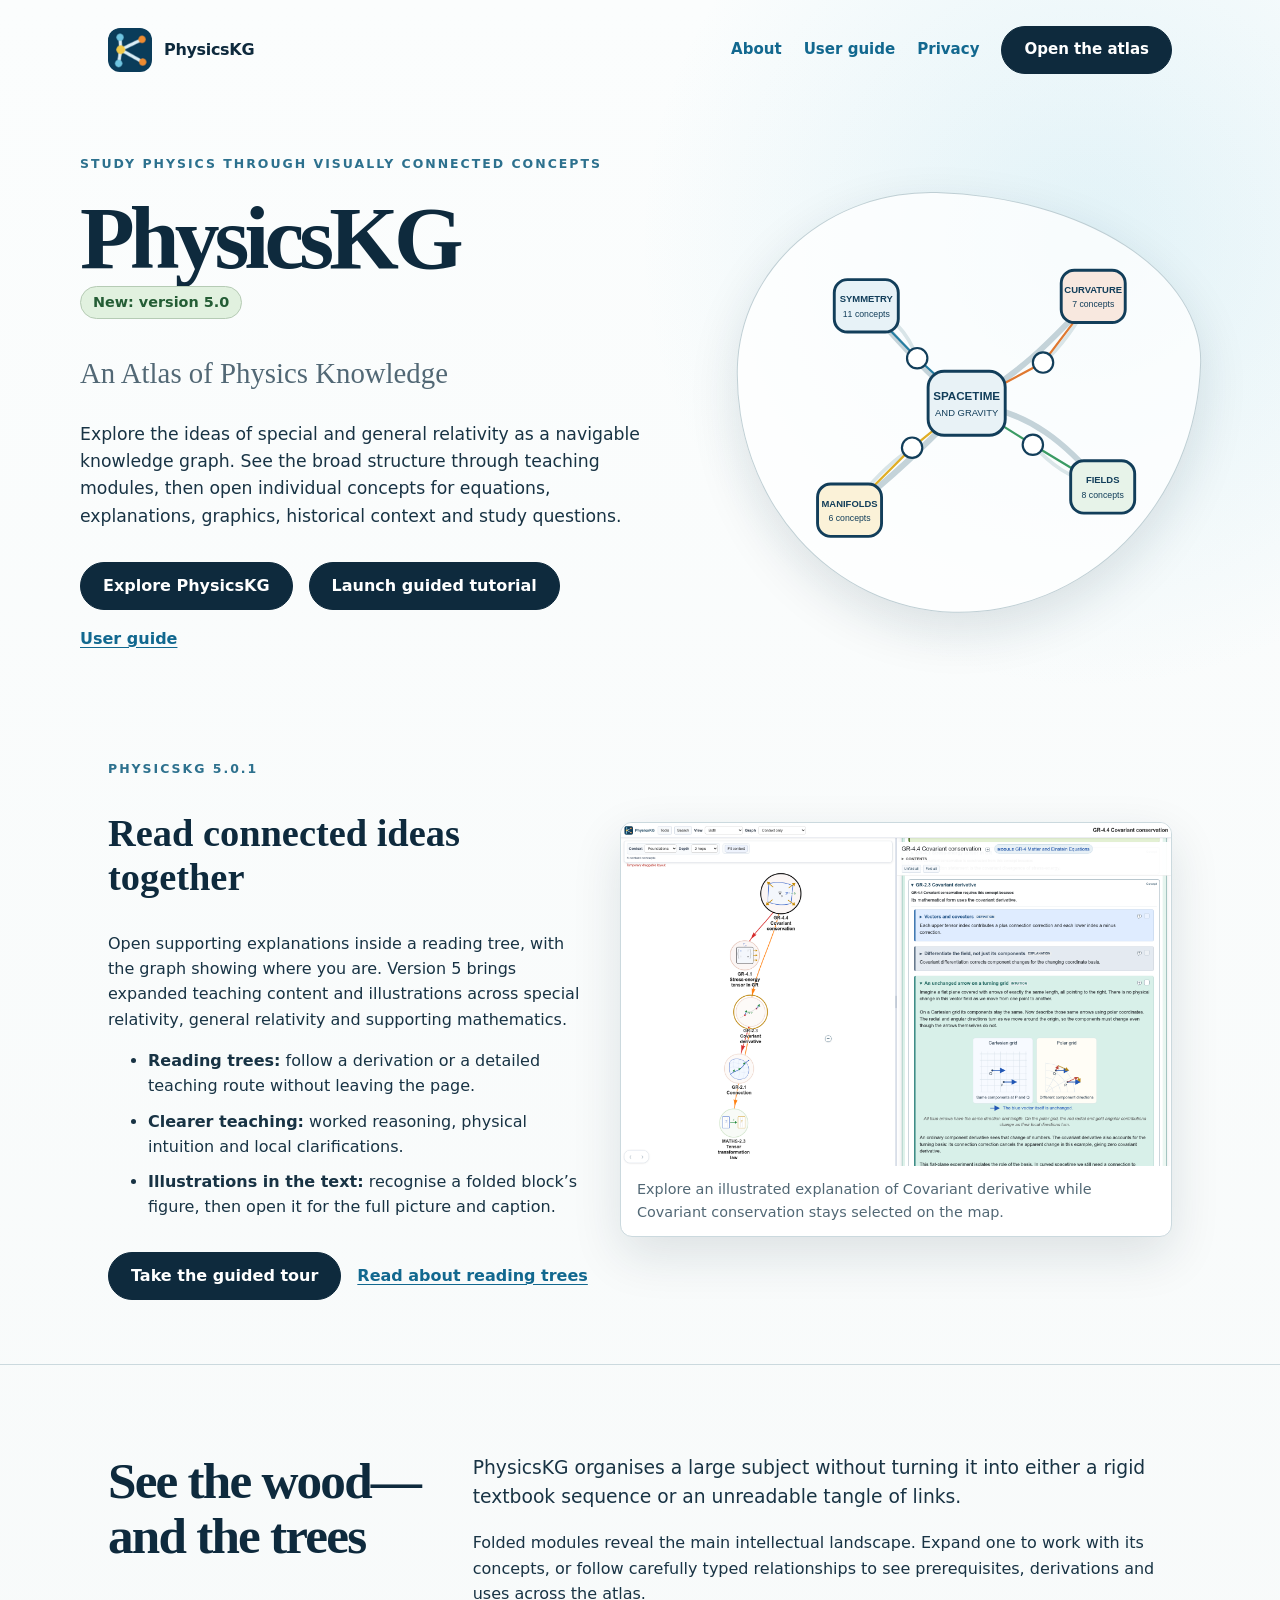
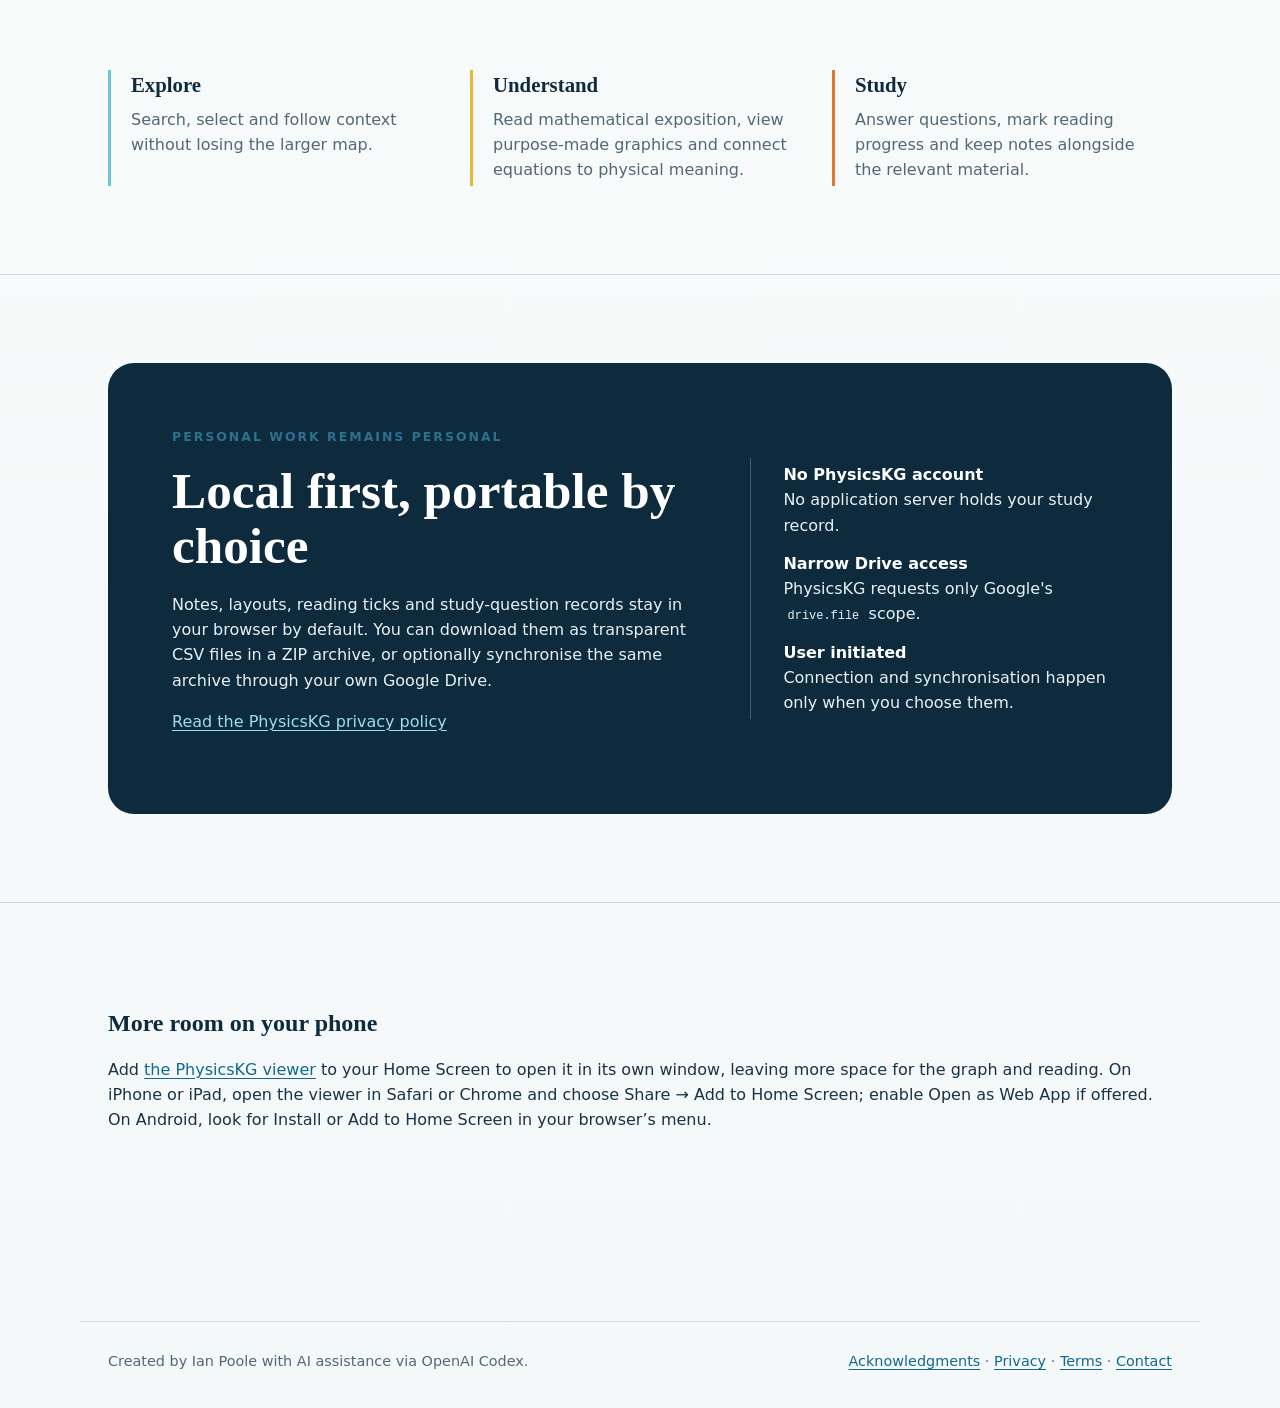
<file: website/index.html>
<!doctype html>
<html lang="en-GB">
<head>
  <meta charset="utf-8">
  <meta name="viewport" content="width=device-width, initial-scale=1">
  <meta name="description" content="PhysicsKG is an interactive atlas for exploring and studying the connected ideas of physics.">
  <title>PhysicsKG — An Atlas of Physics Knowledge</title>
  <link rel="canonical" href="https://physicskg.org/">
  <link rel="icon" type="image/png" sizes="32x32" href="favicon-32.png?v=1">
  <link rel="icon" type="image/svg+xml" sizes="any" href="favicon.svg?v=1">
  <link rel="apple-touch-icon" sizes="180x180" href="apple-touch-icon.png?v=1">
  <link rel="stylesheet" href="site.css">
</head>
<body>
  <header class="site-header site-shell">
    <a class="brand" href="index.html" aria-label="PhysicsKG home">
      <img src="physicskg-logo-120.png" alt="">
      <span>PhysicsKG</span>
    </a>
    <nav class="site-nav" aria-label="Primary navigation">
      <a href="#about">About</a>
      <a href="user-guide.html">User guide</a>
      <a href="privacy.html">Privacy</a>
      <a class="button" href="output/PhysicsKG.html">Open the atlas</a>
    </nav>
  </header>

  <main>
    <section class="hero site-shell" aria-labelledby="hero-title">
      <div>
        <p class="eyebrow">Study physics through visually connected concepts</p>
        <h1 id="hero-title">PhysicsKG</h1>
        <a class="release-badge" href="#new-in-v5">New: version 5.0</a>
        <p class="hero-tagline">An Atlas of Physics Knowledge</p>
        <p class="hero-copy">
          Explore the ideas of special and general relativity as a navigable
          knowledge graph. See the broad structure through teaching modules,
          then open individual concepts for equations, explanations, graphics,
          historical context and study questions.
        </p>
        <div class="hero-actions">
          <a class="button" href="output/PhysicsKG.html">Explore PhysicsKG</a>
          <a class="button" href="output/PhysicsKG.html?tutorial=using-physicskg">Launch guided tutorial</a>
          <a class="text-link" href="user-guide.html">User guide</a>
        </div>
      </div>

      <figure class="atlas-figure" aria-label="A stylised network of connected physics concepts">
        <svg viewBox="0 0 520 460" role="img" aria-labelledby="atlas-title atlas-description">
          <title id="atlas-title">PhysicsKG knowledge map</title>
          <desc id="atlas-description">Connected modules and concepts arranged as a branching knowledge graph.</desc>
          <g fill="none" stroke-linecap="round">
            <path d="M258 230 C205 195 169 148 120 96 M258 230 C337 187 383 134 432 83 M258 230 C345 240 397 287 445 345 M258 230 C207 281 159 330 97 377" stroke="#c4d3d9" stroke-width="8"/>
            <path d="M120 96 C158 109 178 135 190 168 M432 83 C407 124 388 153 363 174 M445 345 C400 334 372 313 349 287 M97 377 C126 337 153 311 183 291" stroke="#d9e5e8" stroke-width="5"/>
            <path d="M258 230 L190 168 L120 96" stroke="#247da2" stroke-width="3"/>
            <path d="M258 230 L363 174 L432 83" stroke="#df7830" stroke-width="3"/>
            <path d="M258 230 L349 287 L445 345" stroke="#3b9b64" stroke-width="3"/>
            <path d="M258 230 L183 291 L97 377" stroke="#e0ae25" stroke-width="3"/>
          </g>
          <g stroke="#123e5a" stroke-width="4">
            <rect x="205" y="186" width="106" height="88" rx="22" fill="#e8f2f6"/>
            <rect x="76" y="60" width="88" height="72" rx="18" fill="#e7f2f7"/>
            <rect x="388" y="47" width="88" height="72" rx="18" fill="#f8e8df"/>
            <rect x="401" y="309" width="88" height="72" rx="18" fill="#e7f3e9"/>
            <rect x="53" y="341" width="88" height="72" rx="18" fill="#fbf2d8"/>
          </g>
          <g fill="#123e5a" font-family="Arial, sans-serif" text-anchor="middle">
            <text x="258" y="225" font-size="16" font-weight="700">SPACETIME</text>
            <text x="258" y="247" font-size="13">AND GRAVITY</text>
            <text x="120" y="91" font-size="13" font-weight="700">SYMMETRY</text>
            <text x="120" y="111" font-size="12">11 concepts</text>
            <text x="432" y="78" font-size="13" font-weight="700">CURVATURE</text>
            <text x="432" y="98" font-size="12">7 concepts</text>
            <text x="445" y="340" font-size="13" font-weight="700">FIELDS</text>
            <text x="445" y="360" font-size="12">8 concepts</text>
            <text x="97" y="372" font-size="13" font-weight="700">MANIFOLDS</text>
            <text x="97" y="392" font-size="12">6 concepts</text>
          </g>
          <g fill="#ffffff" stroke="#123e5a" stroke-width="3">
            <circle cx="190" cy="168" r="14"/>
            <circle cx="363" cy="174" r="14"/>
            <circle cx="349" cy="287" r="14"/>
            <circle cx="183" cy="291" r="14"/>
          </g>
        </svg>
      </figure>
    </section>

    <section id="new-in-v5" class="release-highlight site-shell" aria-labelledby="release-title">
      <div>
        <p class="eyebrow">PhysicsKG 5.0.1</p>
        <h2 id="release-title">Read connected ideas together</h2>
        <p>Open supporting explanations inside a reading tree, with the graph showing where you are. Version 5 brings expanded teaching content and illustrations across special relativity, general relativity and supporting mathematics.</p>
        <ul>
          <li><strong>Reading trees:</strong> follow a derivation or a detailed teaching route without leaving the page.</li>
          <li><strong>Clearer teaching:</strong> worked reasoning, physical intuition and local clarifications.</li>
          <li><strong>Illustrations in the text:</strong> recognise a folded block’s figure, then open it for the full picture and caption.</li>
        </ul>
        <div class="hero-actions">
          <a class="button" href="output/PhysicsKG.html?tutorial=using-physicskg">Take the guided tour</a>
          <a class="text-link" href="user-guide.html#reading-trees">Read about reading trees</a>
        </div>
      </div>
      <figure>
        <a href="user-guide.html#reading-trees">
          <img src="guide/reading-tree.png" width="1920" height="1200" loading="lazy" decoding="async" alt="Covariant conservation’s Teaching tree opens an illustrated Covariant derivative explanation, with the graph marking the reading position.">
        </a>
        <figcaption>Explore an illustrated explanation of Covariant derivative while Covariant conservation stays selected on the map.</figcaption>
      </figure>
    </section>

    <section id="about" class="content-band">
      <div class="site-shell">
        <div class="section-intro">
          <h2>See the wood—and the trees</h2>
          <div>
            <p>
              PhysicsKG organises a large subject without turning it into either
              a rigid textbook sequence or an unreadable tangle of links.
            </p>
            <p>
              Folded modules reveal the main intellectual landscape. Expand one
              to work with its concepts, or follow carefully typed relationships
              to see prerequisites, derivations and uses across the atlas.
            </p>
          </div>
        </div>
        <div class="feature-list">
          <article class="feature">
            <h3>Explore</h3>
            <p>Search, select and follow context without losing the larger map.</p>
          </article>
          <article class="feature">
            <h3>Understand</h3>
            <p>Read mathematical exposition, view purpose-made graphics and connect equations to physical meaning.</p>
          </article>
          <article class="feature">
            <h3>Study</h3>
            <p>Answer questions, mark reading progress and keep notes alongside the relevant material.</p>
          </article>
        </div>
      </div>
    </section>

    <section class="content-band">
      <div class="site-shell">
        <div class="data-panel">
          <div>
            <p class="eyebrow">Personal work remains personal</p>
            <h2>Local first, portable by choice</h2>
            <p>
              Notes, layouts, reading ticks and study-question records stay in
              your browser by default. You can download them as transparent CSV
              files in a ZIP archive, or optionally synchronise the same archive
              through your own Google Drive.
            </p>
            <p><a href="privacy.html">Read the PhysicsKG privacy policy</a></p>
          </div>
          <ul class="data-facts">
            <li><strong>No PhysicsKG account</strong><br>No application server holds your study record.</li>
            <li><strong>Narrow Drive access</strong><br>PhysicsKG requests only Google's <code>drive.file</code> scope.</li>
            <li><strong>User initiated</strong><br>Connection and synchronisation happen only when you choose them.</li>
          </ul>
        </div>
      </div>
    </section>
    <section class="content-band" aria-labelledby="home-screen-tip">
      <div class="site-shell">
        <h2 id="home-screen-tip">More room on your phone</h2>
        <p>
          Add <a href="output/PhysicsKG.html">the PhysicsKG viewer</a> to your Home Screen
          to open it in its own window, leaving more space for the graph and reading.
          On iPhone or iPad, open the viewer in Safari or Chrome and choose Share → Add to Home Screen;
          enable Open as Web App if offered. On Android, look for Install or Add to Home Screen
          in your browser’s menu.
        </p>
      </div>
    </section>
  </main>

  <footer class="site-footer site-shell">
    <span>Created by Ian Poole with AI assistance via OpenAI Codex.</span>
    <span><a href="acknowledgments.html">Acknowledgments</a> · <a href="privacy.html">Privacy</a> · <a href="terms.html">Terms</a> · <a href="https://www.linkedin.com/in/ipoole/">Contact</a></span>
  </footer>
  <script src="page-analytics.js"></script>
</body>
</html>
</file>
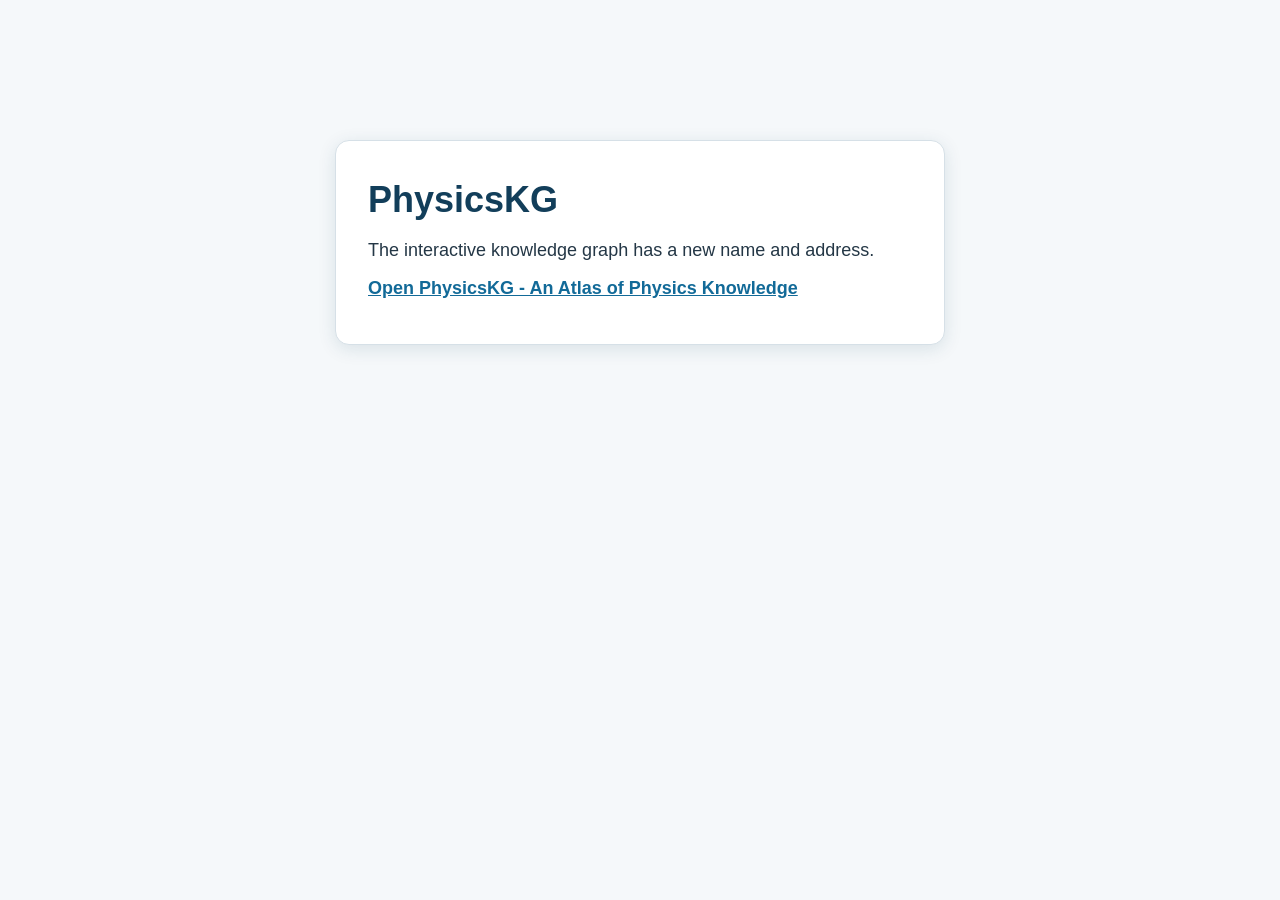
<file: output/interactive_graph.html>
<!doctype html>
<html lang="en">
<head>
  <meta charset="utf-8">
  <meta name="viewport" content="width=device-width, initial-scale=1">
  <title>PhysicsKG - An Atlas of Physics Knowledge</title>
  <style>
    body {
      background: #f5f8fa;
      color: #243746;
      font: 18px/1.5 Arial, sans-serif;
      margin: 0;
    }
    main {
      background: #fff;
      border: 1px solid #d6e0e7;
      border-radius: 14px;
      box-shadow: 0 4px 18px rgba(18, 62, 90, 0.12);
      margin: min(18vh, 140px) auto 2rem;
      max-width: 34rem;
      padding: 2rem;
      width: calc(100% - 3rem);
    }
    h1 {
      color: #123e5a;
      margin: 0 0 0.35rem;
    }
    p {
      margin: 0.65rem 0;
    }
    a {
      color: #126a98;
      font-weight: 700;
    }
  </style>
</head>
<body>
  <main>
    <h1>PhysicsKG</h1>
    <p>The interactive knowledge graph has a new name and address.</p>
    <p><a href="PhysicsKG.html">Open PhysicsKG - An Atlas of Physics Knowledge</a></p>
  </main>
</body>
</html>
</file>
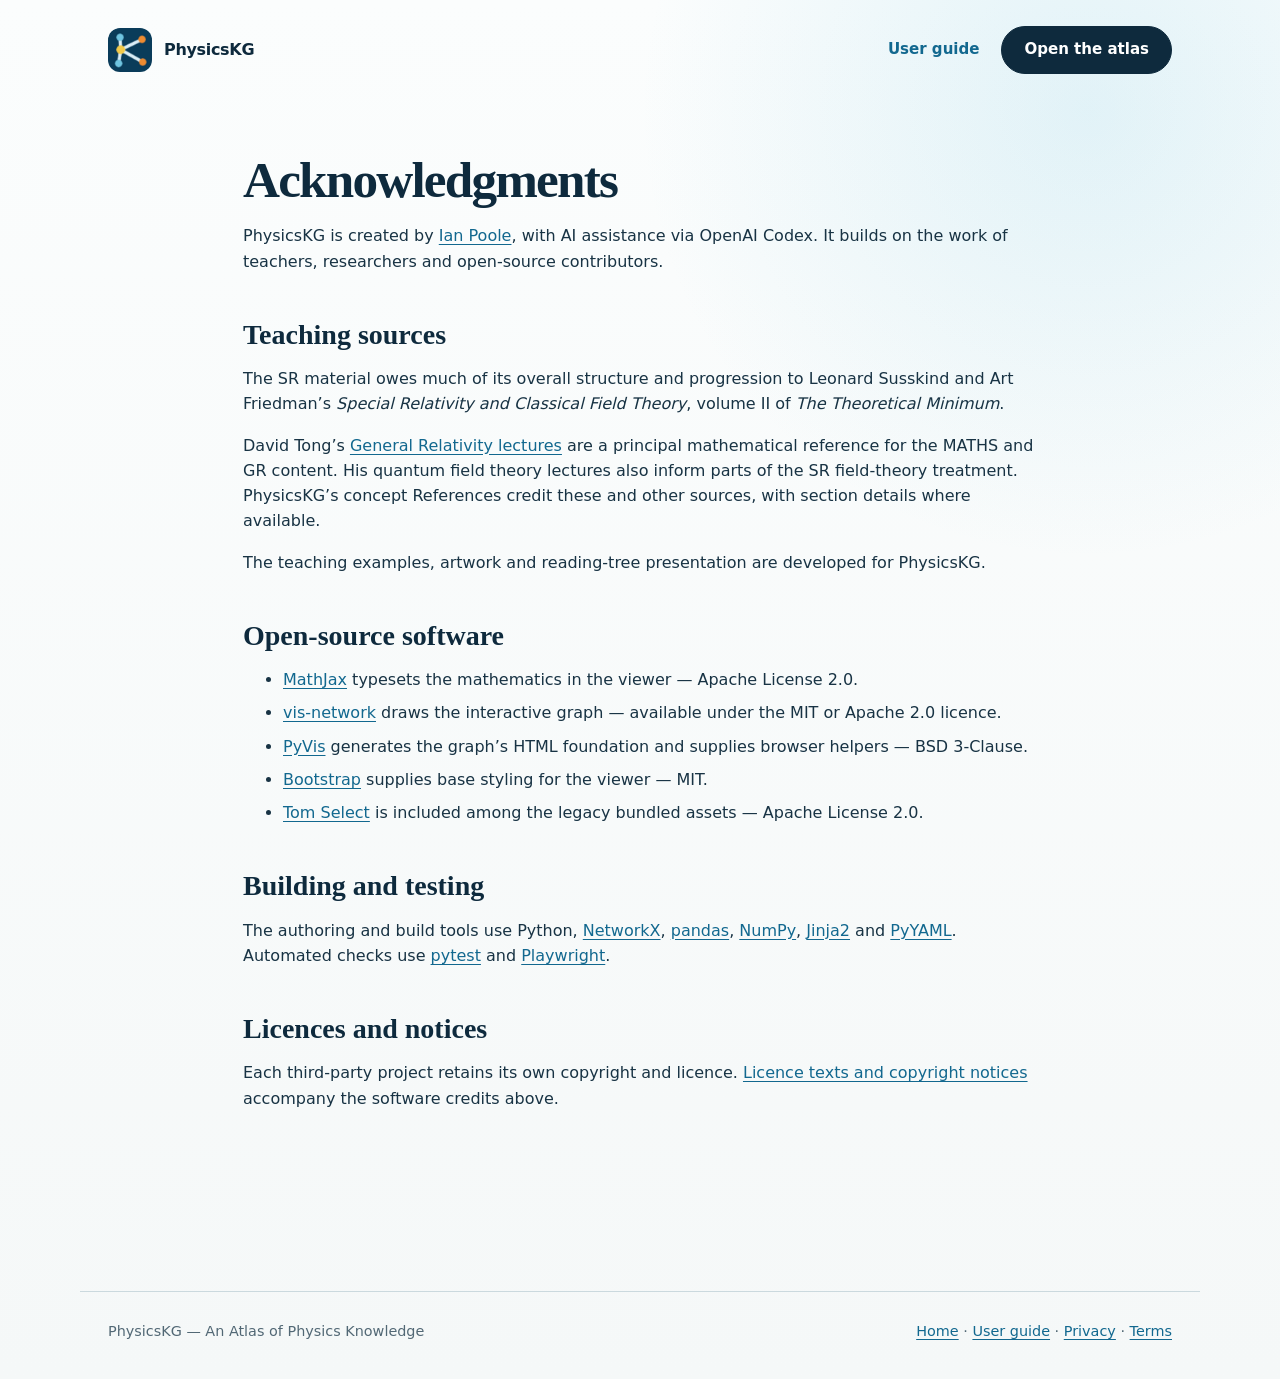
<file: website/acknowledgments.html>
<!doctype html>
<html lang="en-GB">
<head>
  <meta charset="utf-8">
  <meta name="viewport" content="width=device-width, initial-scale=1">
  <meta name="description" content="The teaching sources and open-source software that help make PhysicsKG possible.">
  <title>Acknowledgments — PhysicsKG</title>
  <link rel="canonical" href="https://physicskg.org/acknowledgments.html">
  <link rel="icon" type="image/png" sizes="32x32" href="favicon-32.png?v=1">
  <link rel="icon" type="image/svg+xml" sizes="any" href="favicon.svg?v=1">
  <link rel="apple-touch-icon" sizes="180x180" href="apple-touch-icon.png?v=1">
  <link rel="stylesheet" href="site.css">
</head>
<body>
  <header class="site-header site-shell">
    <a class="brand" href="https://physicskg.org/" aria-label="PhysicsKG home">
      <img src="physicskg-logo-120.png" alt=""><span>PhysicsKG</span>
    </a>
    <nav class="site-nav" aria-label="Primary navigation">
      <a href="user-guide.html">User guide</a>
      <a class="button" href="https://physicskg.org/output/PhysicsKG.html">Open the atlas</a>
    </nav>
  </header>

  <main class="privacy-page site-shell acknowledgments-page">
    <h1>Acknowledgments</h1>
    <p>PhysicsKG is created by <a href="https://www.linkedin.com/in/ipoole/">Ian Poole</a>,
      with AI assistance via OpenAI Codex. It builds on the work of teachers,
      researchers and open-source contributors.</p>

    <h2>Teaching sources</h2>
    <p>The SR material owes much of its overall structure and progression to
      Leonard Susskind and Art Friedman’s <cite>Special Relativity and Classical
      Field Theory</cite>, volume II of <cite>The Theoretical Minimum</cite>.</p>
    <p>David Tong’s <a href="https://www.damtp.cam.ac.uk/user/tong/gr/grhtml/">General
      Relativity lectures</a> are a principal mathematical reference for the MATHS
      and GR content. His quantum field theory lectures also inform parts of the
      SR field-theory treatment. PhysicsKG’s concept References credit these and
      other sources, with section details where available.</p>
    <p>The teaching examples, artwork and reading-tree presentation are developed
      for PhysicsKG.</p>

    <h2>Open-source software</h2>
    <ul>
      <li><a href="https://www.mathjax.org/">MathJax</a> typesets the mathematics
        in the viewer — Apache License 2.0.</li>
      <li><a href="https://visjs.github.io/vis-network/">vis-network</a> draws the
        interactive graph — available under the MIT or Apache 2.0 licence.</li>
      <li><a href="https://pyvis.readthedocs.io/">PyVis</a> generates the graph’s
        HTML foundation and supplies browser helpers — BSD 3-Clause.</li>
      <li><a href="https://getbootstrap.com/">Bootstrap</a> supplies base styling
        for the viewer — MIT.</li>
      <li><a href="https://tom-select.js.org/">Tom Select</a> is included among
        the legacy bundled assets — Apache License 2.0.</li>
    </ul>

    <h2>Building and testing</h2>
    <p>The authoring and build tools use Python,
      <a href="https://networkx.org/">NetworkX</a>,
      <a href="https://pandas.pydata.org/">pandas</a>,
      <a href="https://numpy.org/">NumPy</a>,
      <a href="https://jinja.palletsprojects.com/">Jinja2</a> and
      <a href="https://pyyaml.org/">PyYAML</a>. Automated checks use
      <a href="https://pytest.org/">pytest</a> and
      <a href="https://playwright.dev/python/">Playwright</a>.</p>

    <h2>Licences and notices</h2>
    <p>Each third-party project retains its own copyright and licence.
      <a href="third-party-notices.txt">Licence texts and copyright notices</a>
      accompany the software credits above.</p>
  </main>

  <footer class="site-footer site-shell">
    <span>PhysicsKG — An Atlas of Physics Knowledge</span>
    <span><a href="https://physicskg.org/">Home</a> · <a href="user-guide.html">User guide</a> · <a href="https://physicskg.org/privacy.html">Privacy</a> · <a href="https://physicskg.org/terms.html">Terms</a></span>
  </footer>
</body>
</html>
</file>
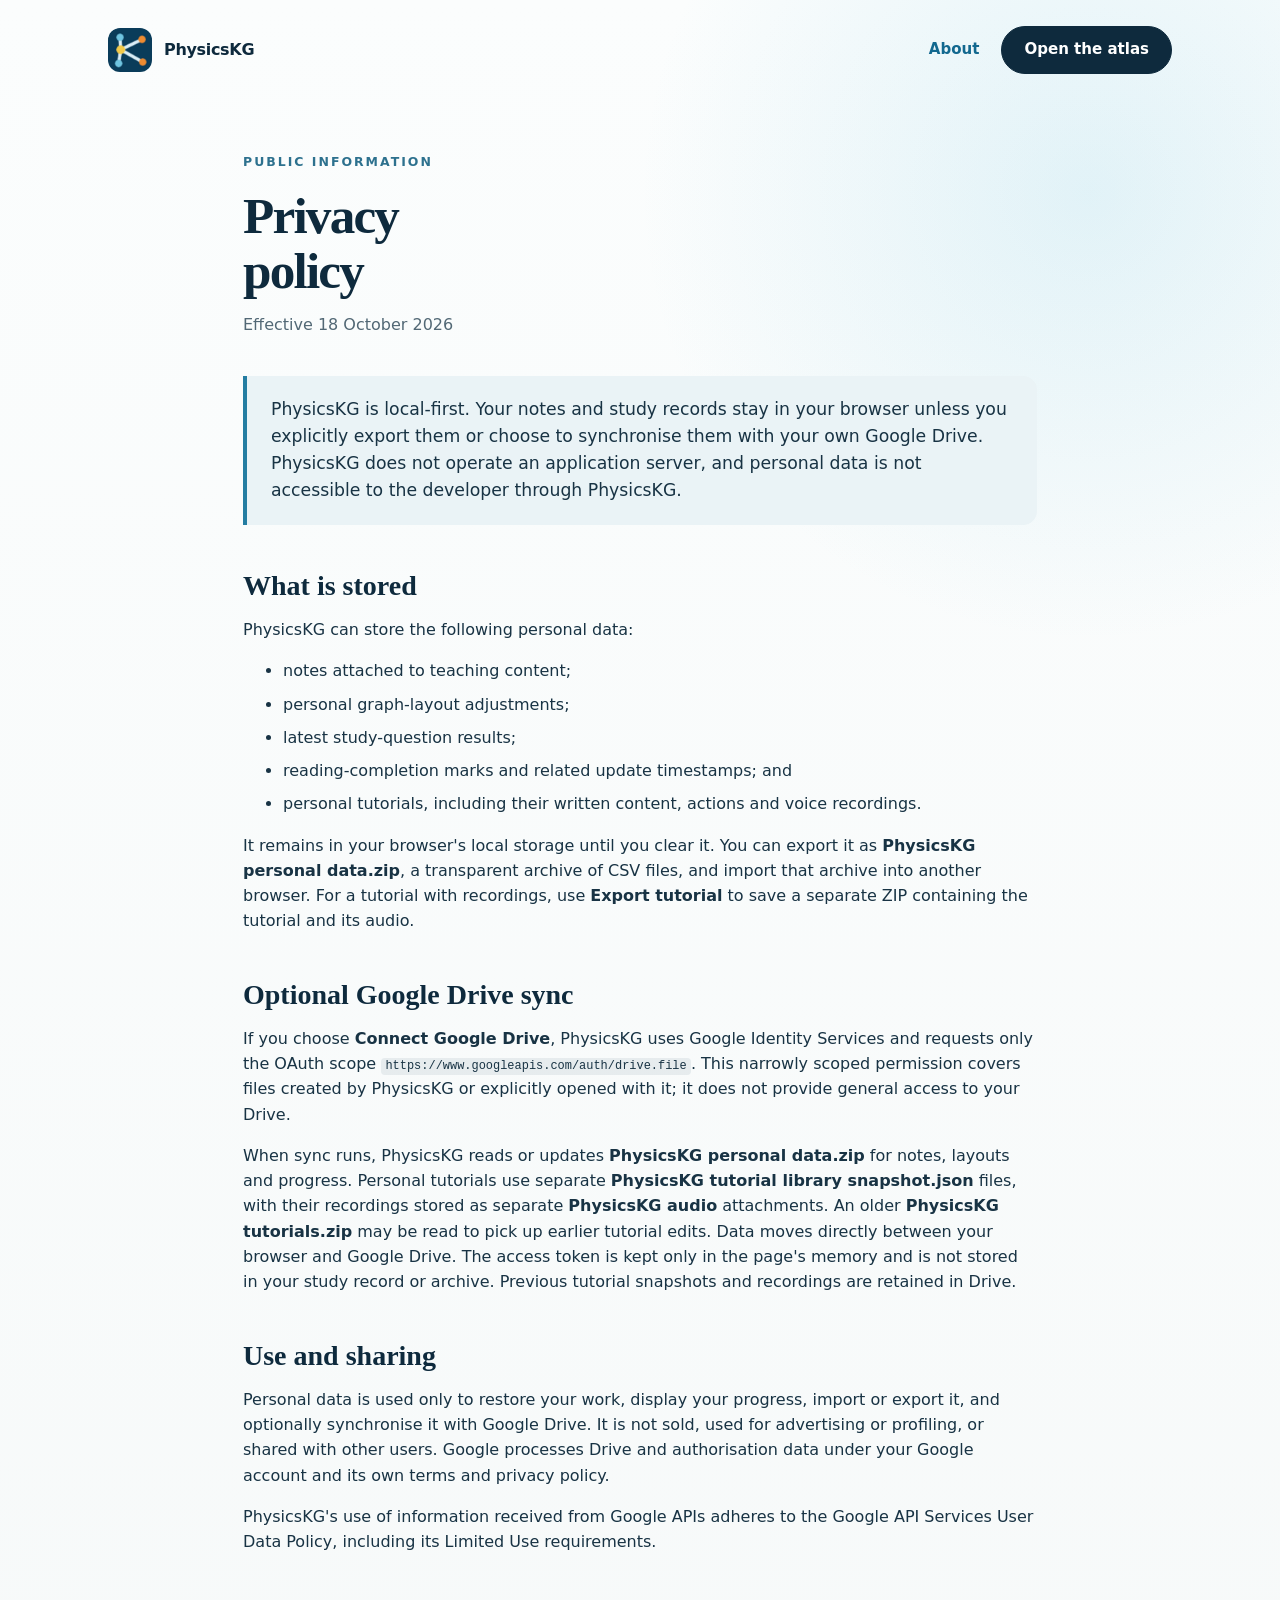
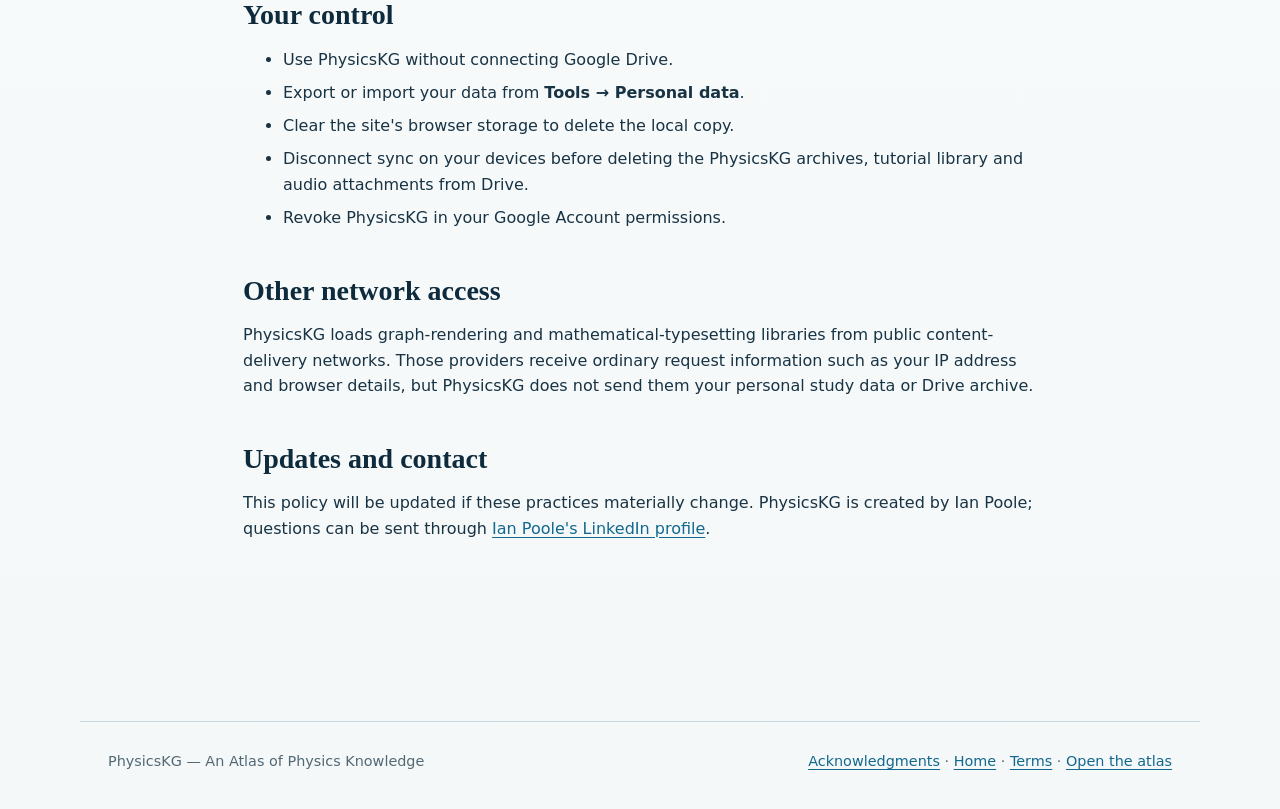
<file: website/privacy.html>
<!doctype html>
<html lang="en-GB">
<head>
  <meta charset="utf-8">
  <meta name="viewport" content="width=device-width, initial-scale=1">
  <meta name="description" content="How PhysicsKG handles browser-local study records and optional Google Drive synchronisation.">
  <title>Privacy — PhysicsKG</title>
  <link rel="canonical" href="https://physicskg.org/privacy.html">
  <link rel="icon" type="image/png" sizes="32x32" href="favicon-32.png?v=1">
  <link rel="icon" type="image/svg+xml" sizes="any" href="favicon.svg?v=1">
  <link rel="apple-touch-icon" sizes="180x180" href="apple-touch-icon.png?v=1">
  <link rel="stylesheet" href="site.css">
</head>
<body>
  <header class="site-header site-shell">
    <a class="brand" href="index.html" aria-label="PhysicsKG home">
      <img src="physicskg-logo-120.png" alt="">
      <span>PhysicsKG</span>
    </a>
    <nav class="site-nav" aria-label="Primary navigation">
      <a href="index.html">About</a>
      <a class="button" href="output/PhysicsKG.html">Open the atlas</a>
    </nav>
  </header>

  <main class="privacy-page site-shell">
    <p class="eyebrow">Public information</p>
    <h1>Privacy policy</h1>
    <p class="effective-date">Effective 18 October 2026</p>

    <p class="privacy-summary">
      PhysicsKG is local-first. Your notes and study records stay in your browser
      unless you explicitly export them or choose to synchronise them with your
      own Google Drive. PhysicsKG does not operate an application server, and
      personal data is not accessible to the developer through PhysicsKG.
    </p>

    <h2>What is stored</h2>
    <p>PhysicsKG can store the following personal data:</p>
    <ul>
      <li>notes attached to teaching content;</li>
      <li>personal graph-layout adjustments;</li>
      <li>latest study-question results;</li>
      <li>reading-completion marks and related update timestamps; and</li>
      <li>personal tutorials, including their written content, actions and voice recordings.</li>
    </ul>
    <p>
      It remains in your browser's local storage until you clear it. You can
      export it as <strong>PhysicsKG personal data.zip</strong>, a transparent
      archive of CSV files, and import that archive into another browser.
      For a tutorial with recordings, use <strong>Export tutorial</strong>
      to save a separate ZIP containing the tutorial and its audio.
    </p>

    <h2>Optional Google Drive sync</h2>
    <p>
      If you choose <strong>Connect Google Drive</strong>, PhysicsKG uses Google
      Identity Services and requests only the OAuth scope
      <code>https://www.googleapis.com/auth/drive.file</code>. This narrowly
      scoped permission covers files created by PhysicsKG or explicitly opened
      with it; it does not provide general access to your Drive.
    </p>
    <p>
      When sync runs, PhysicsKG reads or updates <strong>PhysicsKG personal data.zip</strong>
      for notes, layouts and progress. Personal tutorials use separate
      <strong>PhysicsKG tutorial library snapshot.json</strong> files, with their recordings
      stored as separate <strong>PhysicsKG audio</strong> attachments. An older
      <strong>PhysicsKG tutorials.zip</strong> may be read to pick up earlier tutorial
      edits. Data moves directly between your browser and Google Drive. The access token is kept
      only in the page's memory and is not stored in your study record or archive.
      Previous tutorial snapshots and recordings are retained in Drive.
    </p>

    <h2>Use and sharing</h2>
    <p>
      Personal data is used only to restore your work, display your progress,
      import or export it, and optionally synchronise it with Google Drive. It is
      not sold, used for advertising or profiling, or shared with other users.
      Google processes Drive and authorisation data under your Google account and
      its own terms and privacy policy.
    </p>
    <p>
      PhysicsKG's use of information received from Google APIs adheres to the
      Google API Services User Data Policy, including its Limited Use
      requirements.
    </p>

    <h2>Your control</h2>
    <ul>
      <li>Use PhysicsKG without connecting Google Drive.</li>
      <li>Export or import your data from <strong>Tools → Personal data</strong>.</li>
      <li>Clear the site's browser storage to delete the local copy.</li>
      <li>Disconnect sync on your devices before deleting the PhysicsKG archives,
        tutorial library and audio attachments from Drive.</li>
      <li>Revoke PhysicsKG in your Google Account permissions.</li>
    </ul>

    <h2>Other network access</h2>
    <p>
      PhysicsKG loads graph-rendering and mathematical-typesetting libraries from
      public content-delivery networks. Those providers receive ordinary request
      information such as your IP address and browser details, but PhysicsKG does
      not send them your personal study data or Drive archive.
    </p>

    <h2>Updates and contact</h2>
    <p>
      This policy will be updated if these practices materially change.
      PhysicsKG is created by Ian Poole; questions can be sent through
      <a href="https://www.linkedin.com/in/ipoole/">Ian Poole's LinkedIn profile</a>.
    </p>
  </main>

  <footer class="site-footer site-shell">
    <span>PhysicsKG — An Atlas of Physics Knowledge</span>
    <span><a href="acknowledgments.html">Acknowledgments</a> · <a href="index.html">Home</a> · <a href="terms.html">Terms</a> · <a href="output/PhysicsKG.html">Open the atlas</a></span>
  </footer>
</body>
</html>
</file>
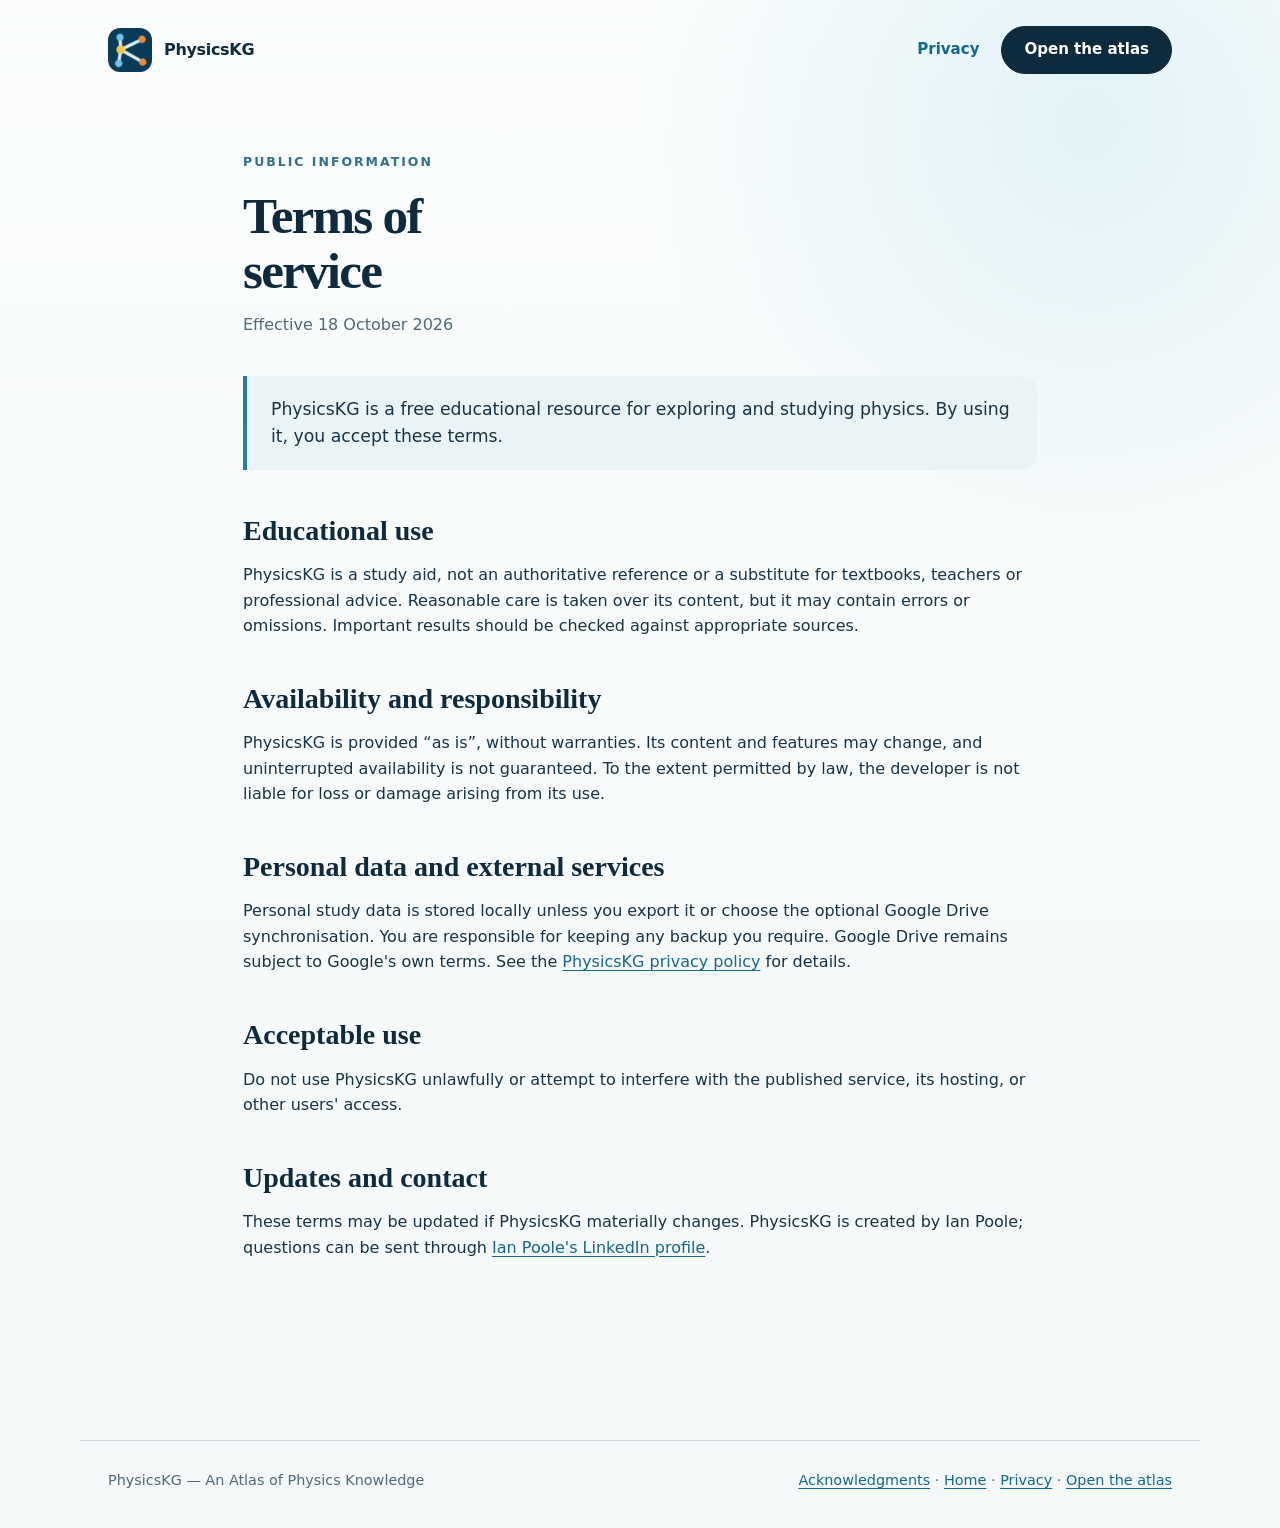
<file: website/terms.html>
<!doctype html>
<html lang="en-GB">
<head>
  <meta charset="utf-8">
  <meta name="viewport" content="width=device-width, initial-scale=1">
  <meta name="description" content="Terms for using PhysicsKG, an educational atlas of physics knowledge.">
  <title>Terms of service — PhysicsKG</title>
  <link rel="canonical" href="https://physicskg.org/terms.html">
  <link rel="icon" type="image/png" sizes="32x32" href="favicon-32.png?v=1">
  <link rel="icon" type="image/svg+xml" sizes="any" href="favicon.svg?v=1">
  <link rel="apple-touch-icon" sizes="180x180" href="apple-touch-icon.png?v=1">
  <link rel="stylesheet" href="site.css">
</head>
<body>
  <header class="site-header site-shell">
    <a class="brand" href="index.html" aria-label="PhysicsKG home">
      <img src="physicskg-logo-120.png" alt="">
      <span>PhysicsKG</span>
    </a>
    <nav class="site-nav" aria-label="Primary navigation">
      <a href="privacy.html">Privacy</a>
      <a class="button" href="output/PhysicsKG.html">Open the atlas</a>
    </nav>
  </header>

  <main class="privacy-page site-shell">
    <p class="eyebrow">Public information</p>
    <h1>Terms of service</h1>
    <p class="effective-date">Effective 18 October 2026</p>

    <p class="privacy-summary">
      PhysicsKG is a free educational resource for exploring and studying
      physics. By using it, you accept these terms.
    </p>

    <h2>Educational use</h2>
    <p>
      PhysicsKG is a study aid, not an authoritative reference or a substitute
      for textbooks, teachers or professional advice. Reasonable care is taken
      over its content, but it may contain errors or omissions. Important
      results should be checked against appropriate sources.
    </p>

    <h2>Availability and responsibility</h2>
    <p>
      PhysicsKG is provided “as is”, without warranties. Its content and
      features may change, and uninterrupted availability is not guaranteed.
      To the extent permitted by law, the developer is not liable for loss or
      damage arising from its use.
    </p>

    <h2>Personal data and external services</h2>
    <p>
      Personal study data is stored locally unless you export it or choose the
      optional Google Drive synchronisation. You are responsible for keeping any
      backup you require. Google Drive remains subject to Google's own terms.
      See the <a href="privacy.html">PhysicsKG privacy policy</a> for details.
    </p>

    <h2>Acceptable use</h2>
    <p>
      Do not use PhysicsKG unlawfully or attempt to interfere with the published
      service, its hosting, or other users' access.
    </p>

    <h2>Updates and contact</h2>
    <p>
      These terms may be updated if PhysicsKG materially changes. PhysicsKG is
      created by Ian Poole; questions can be sent through
      <a href="https://www.linkedin.com/in/ipoole/">Ian Poole's LinkedIn profile</a>.
    </p>
  </main>

  <footer class="site-footer site-shell">
    <span>PhysicsKG — An Atlas of Physics Knowledge</span>
    <span><a href="acknowledgments.html">Acknowledgments</a> · <a href="index.html">Home</a> · <a href="privacy.html">Privacy</a> · <a href="output/PhysicsKG.html">Open the atlas</a></span>
  </footer>
</body>
</html>
</file>
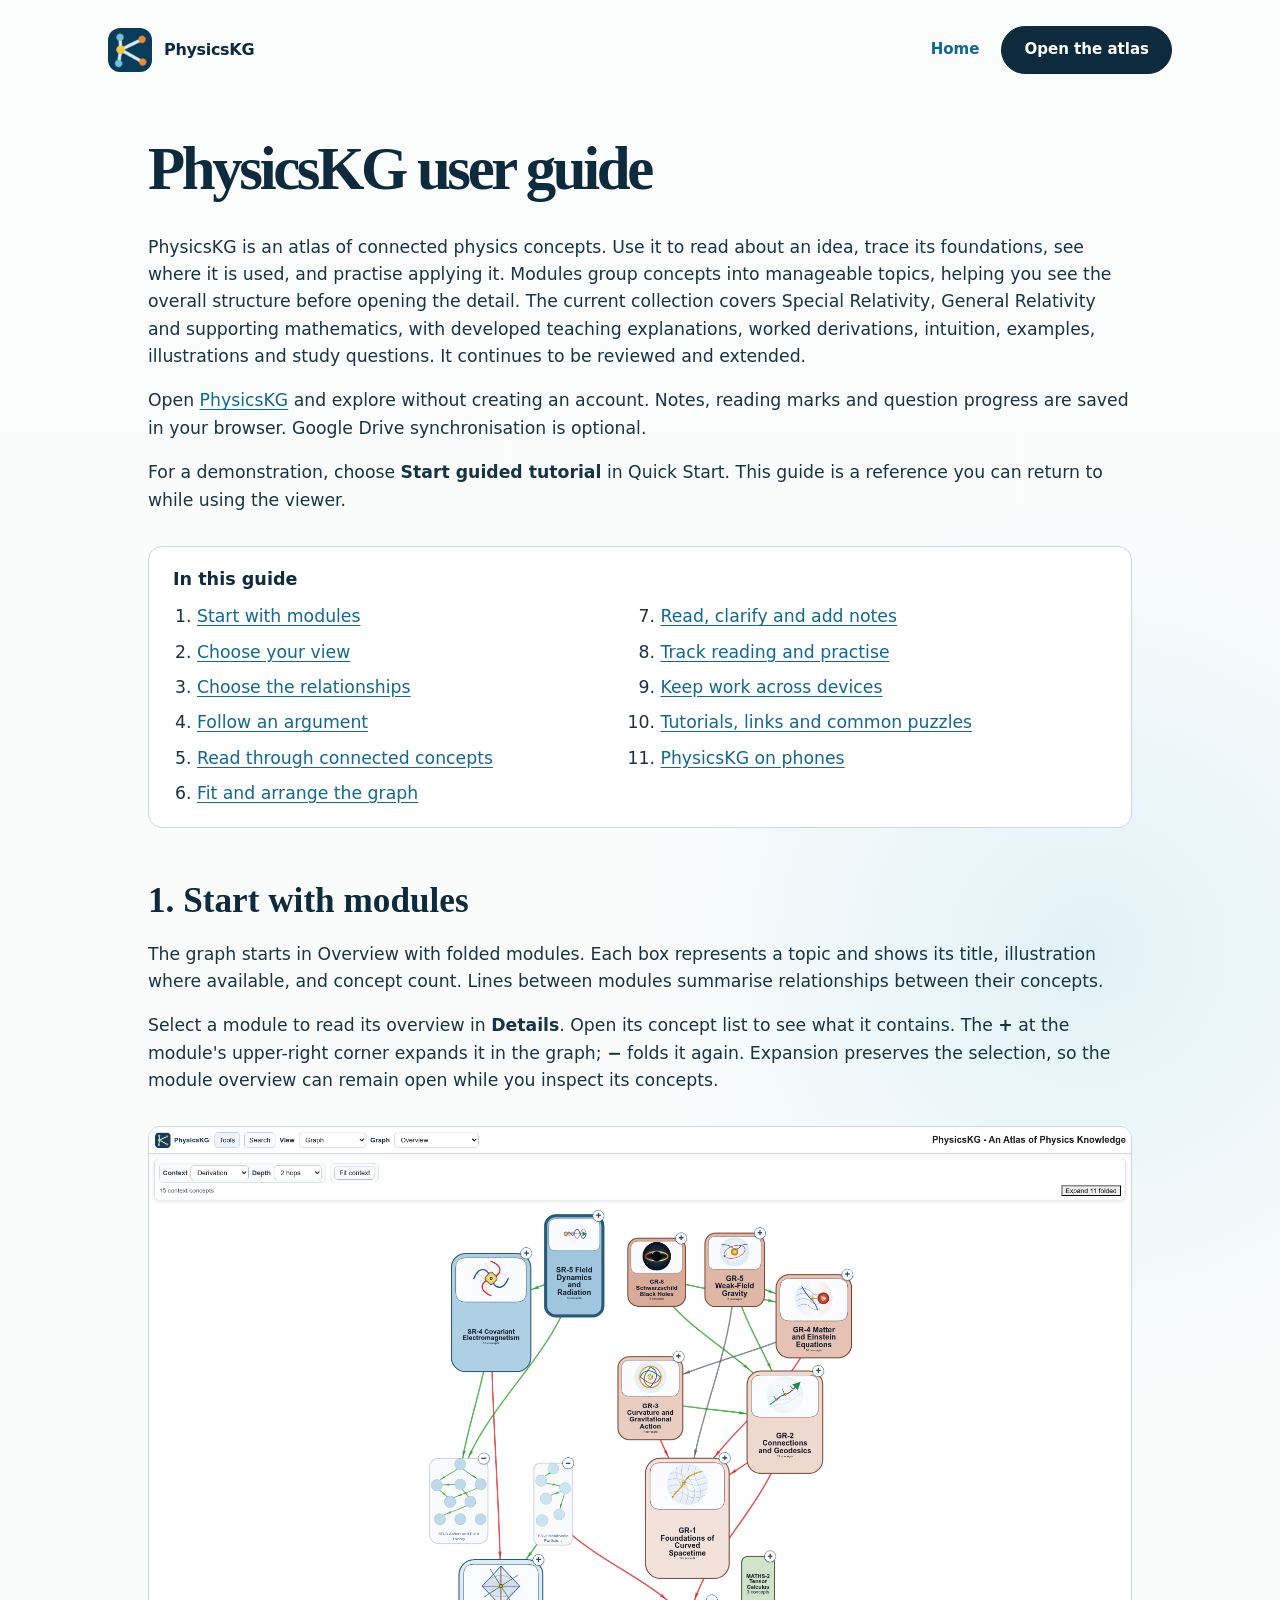
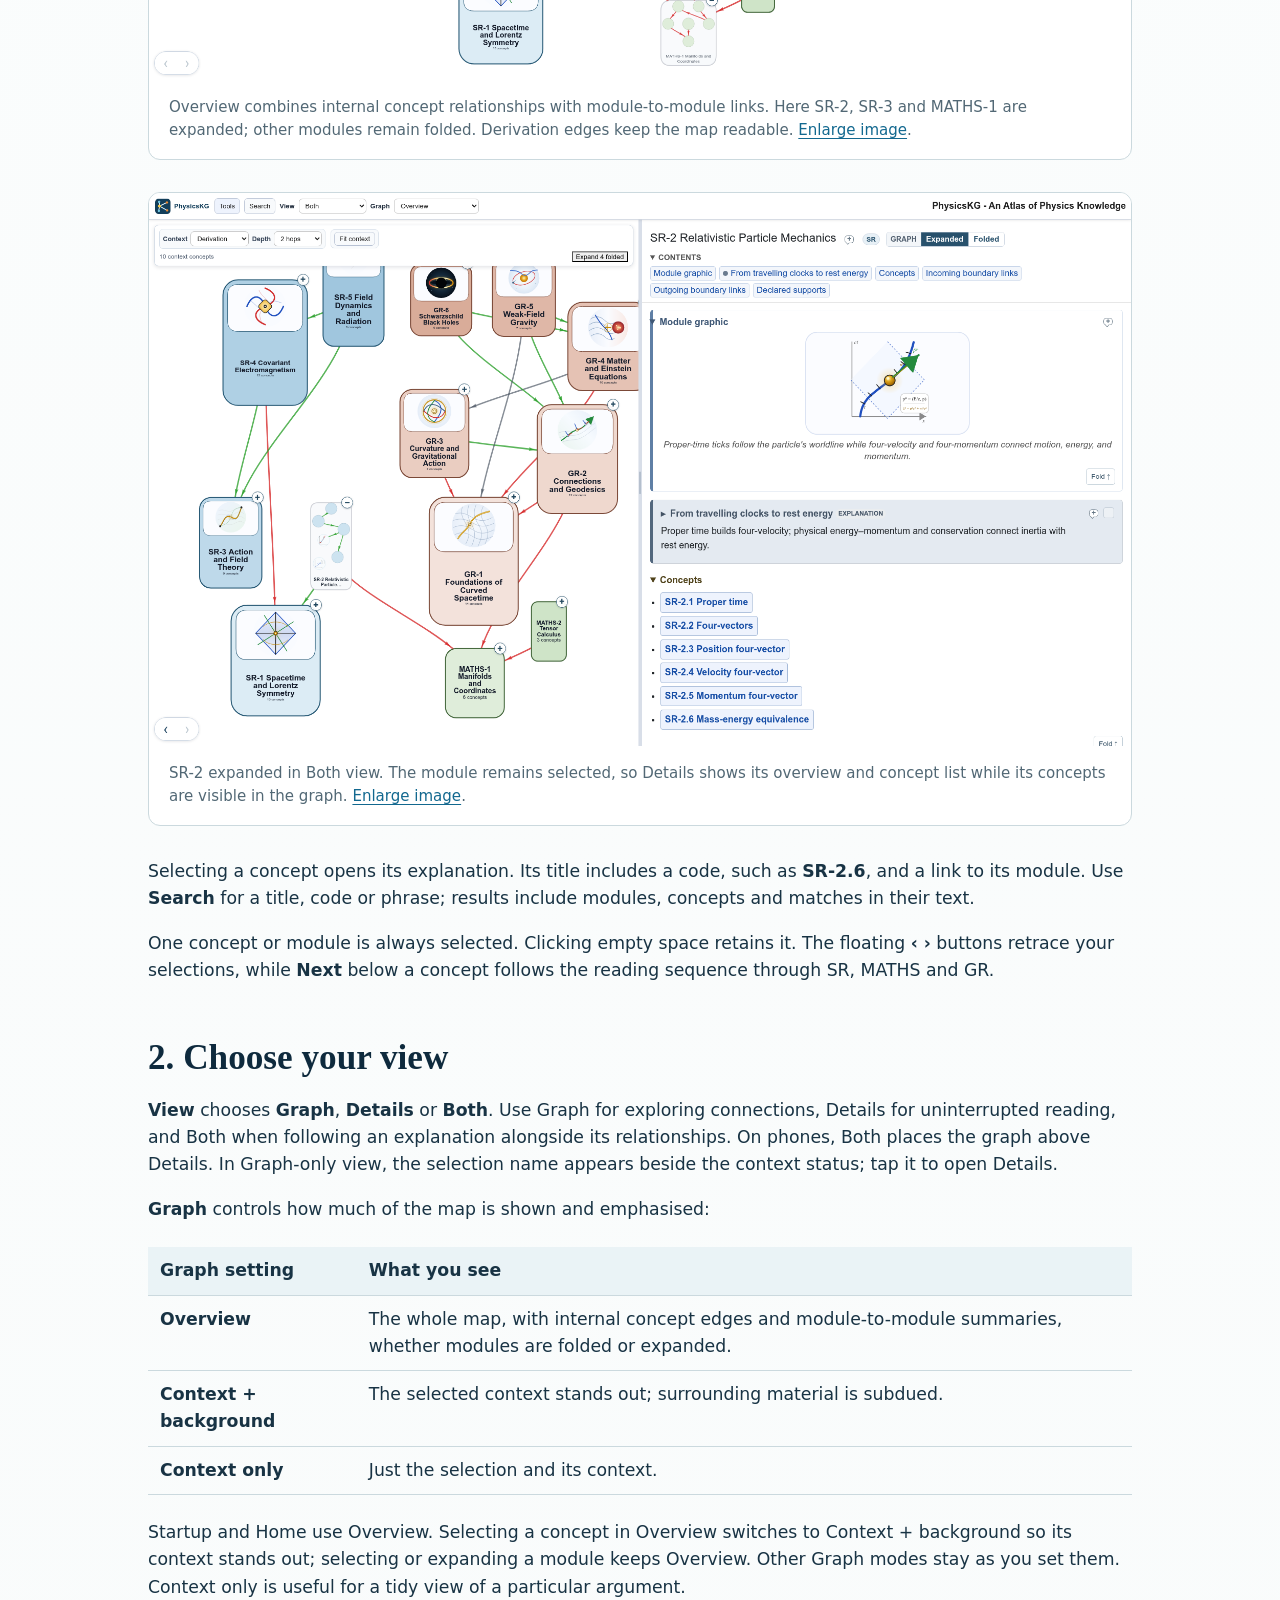
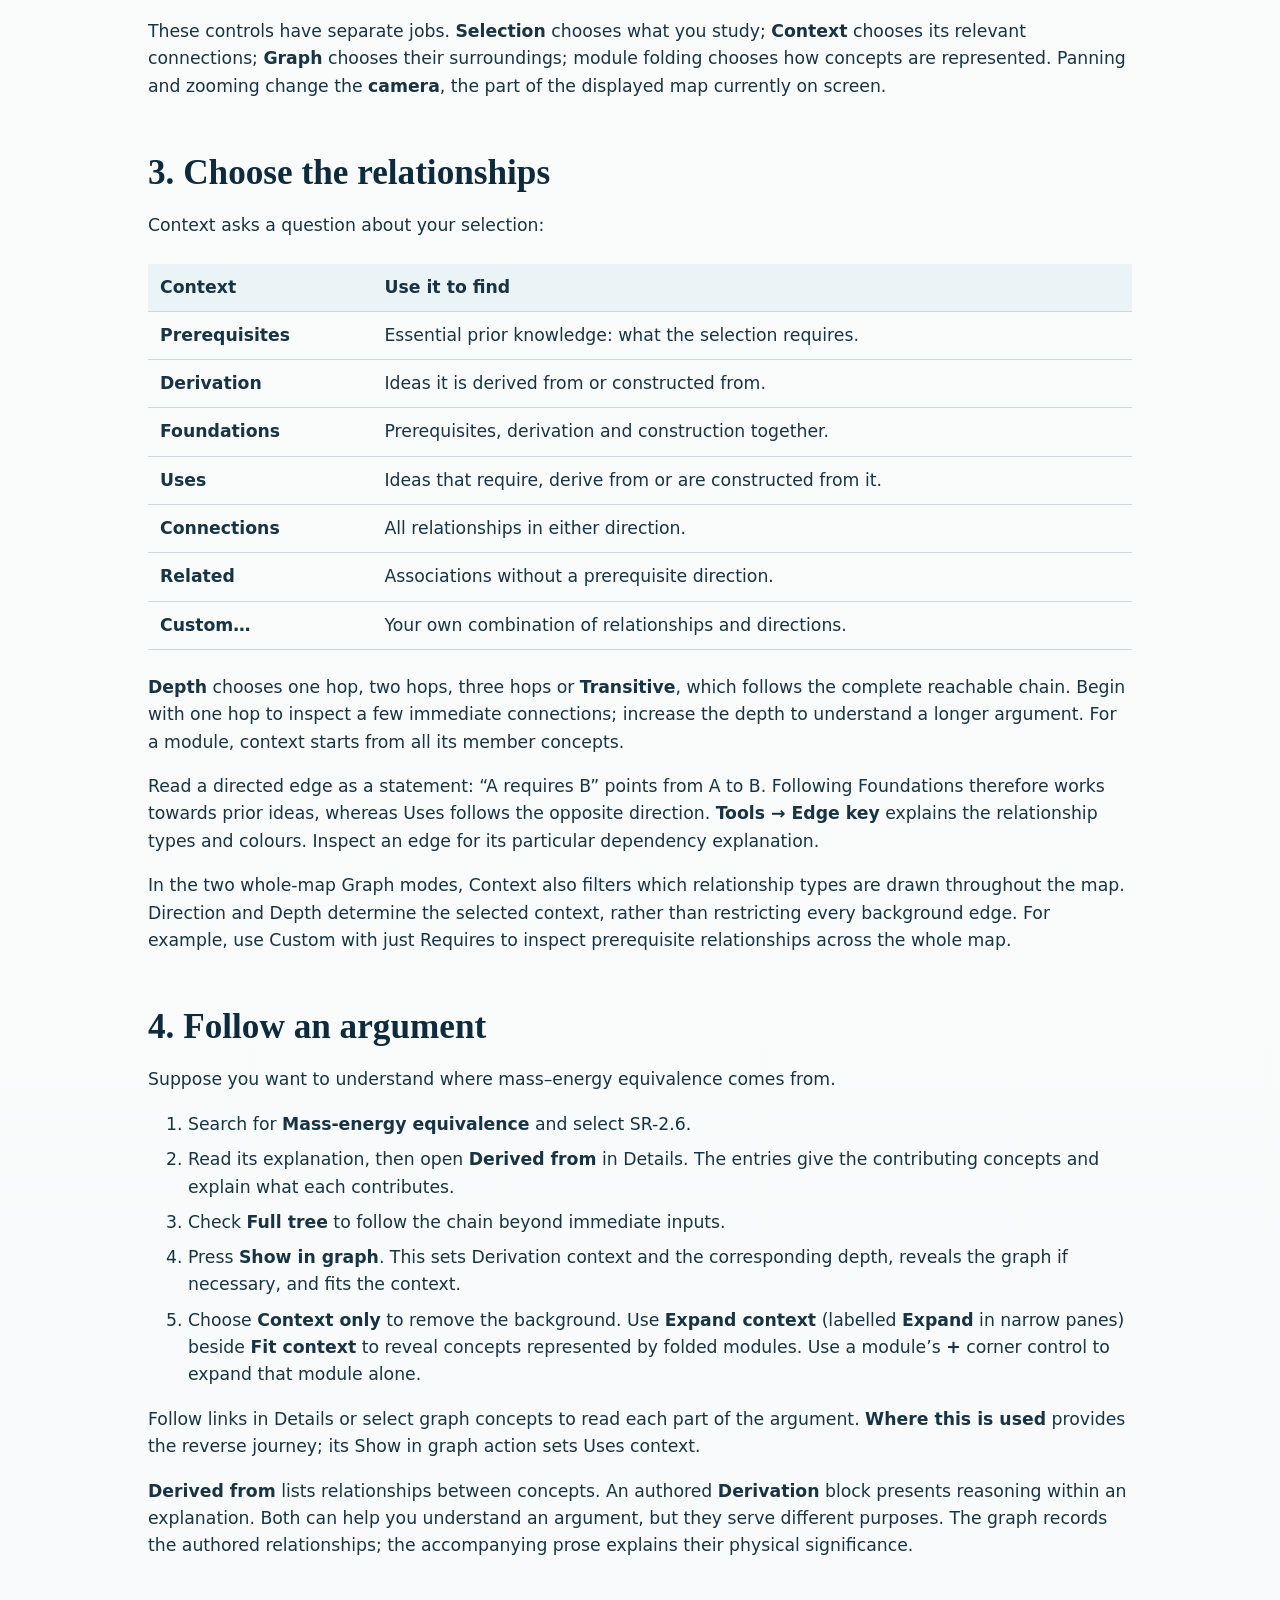
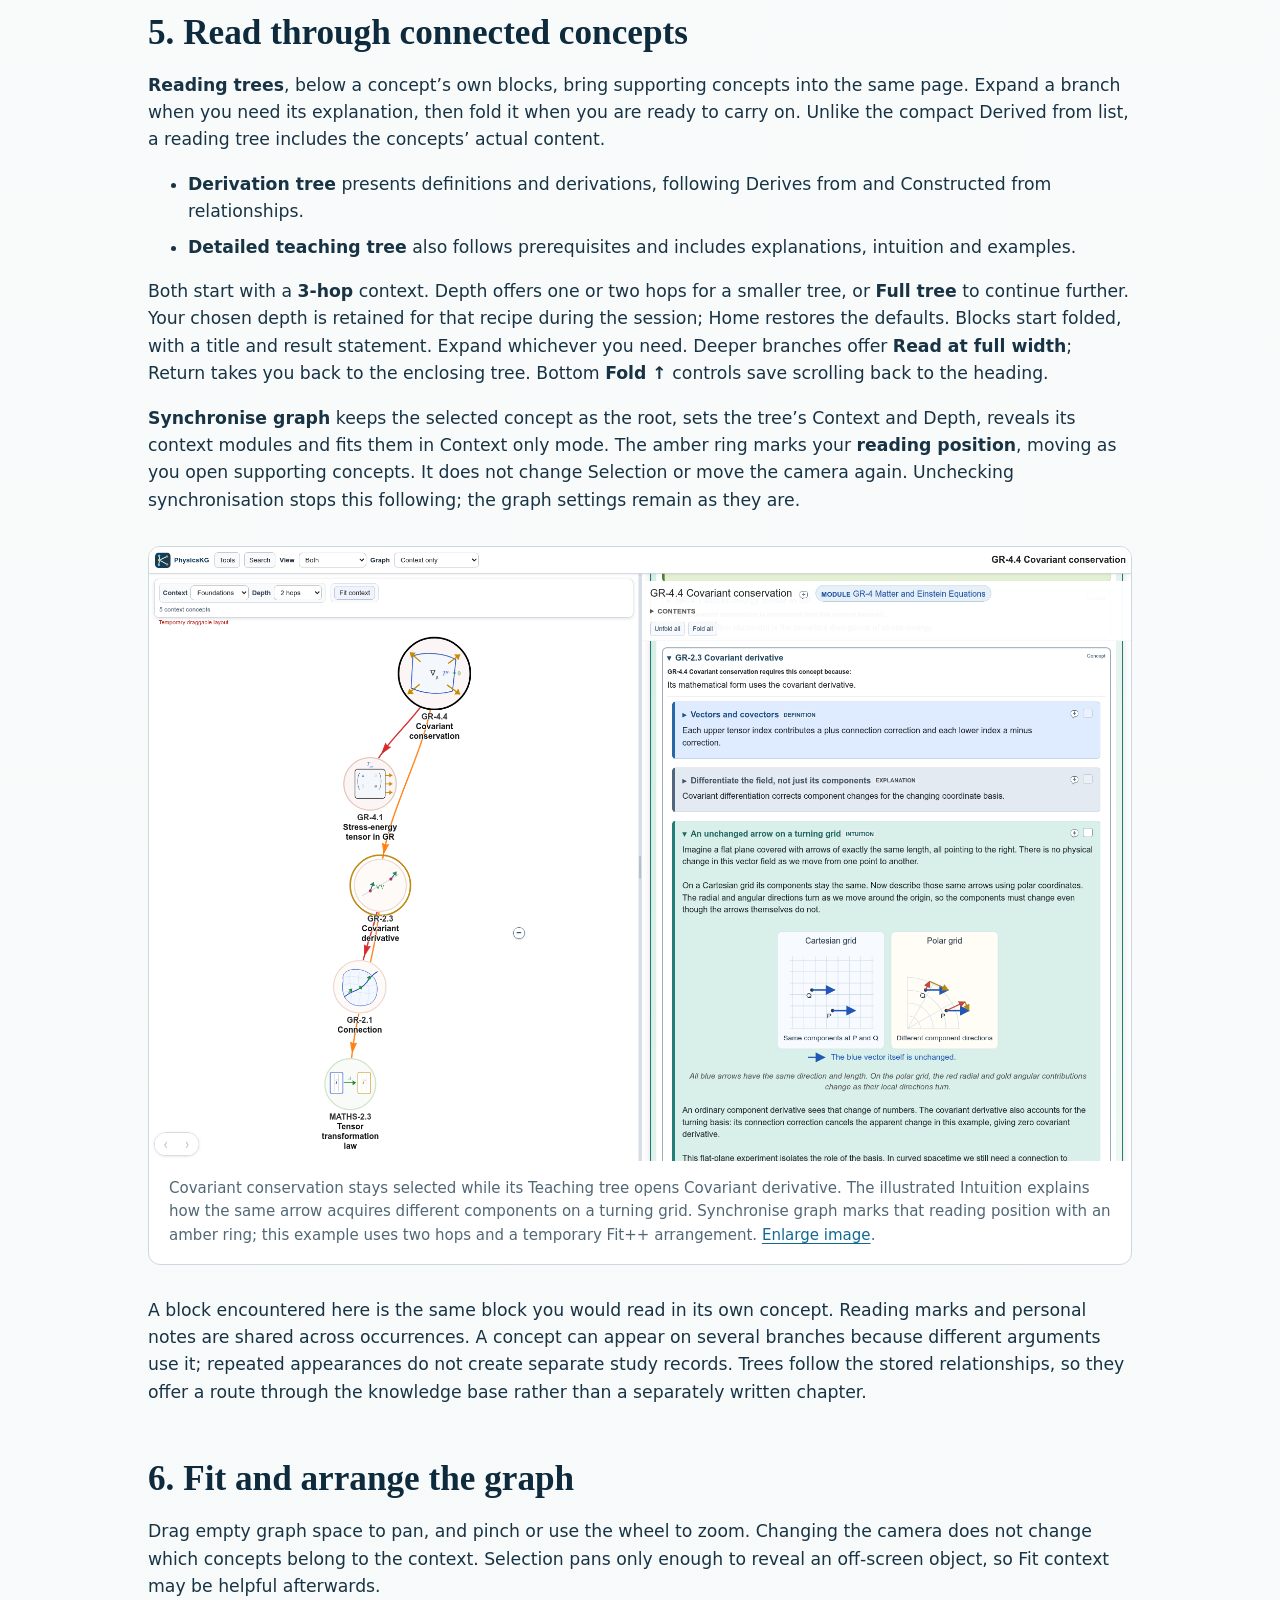
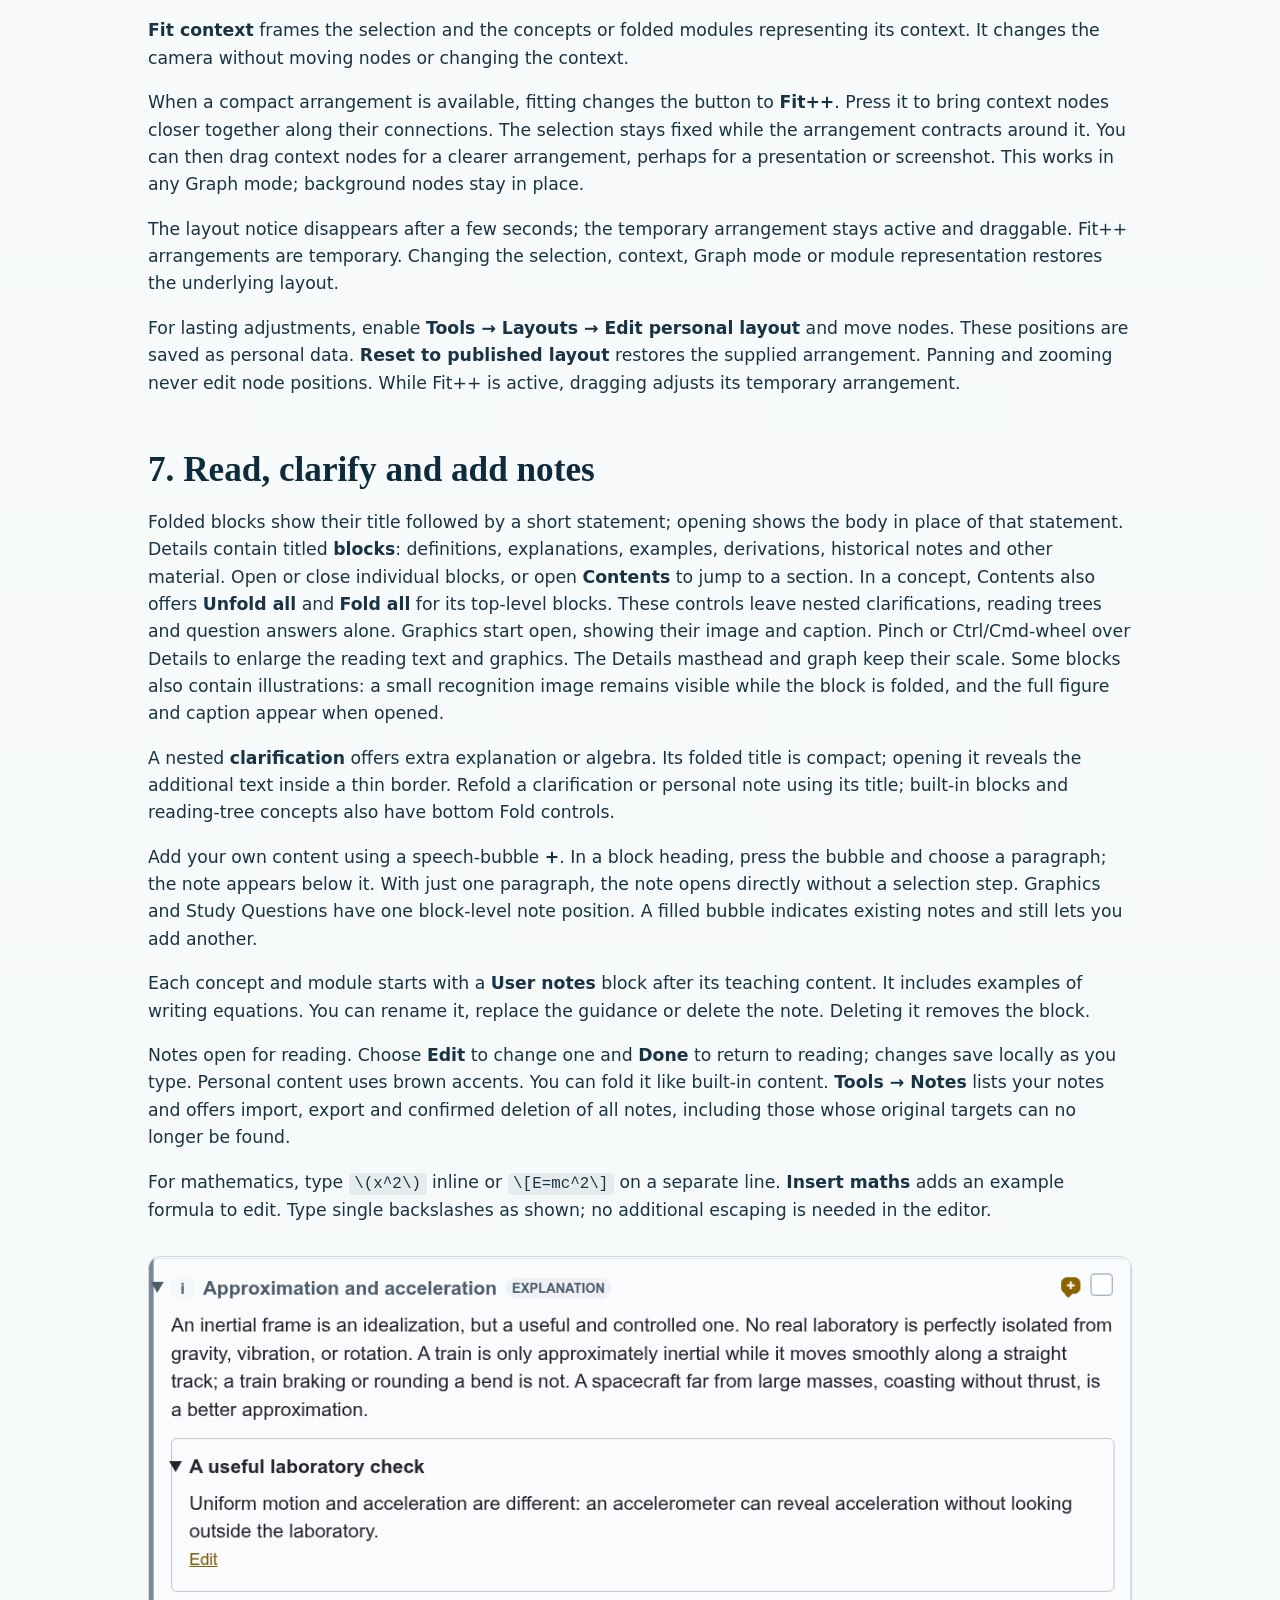
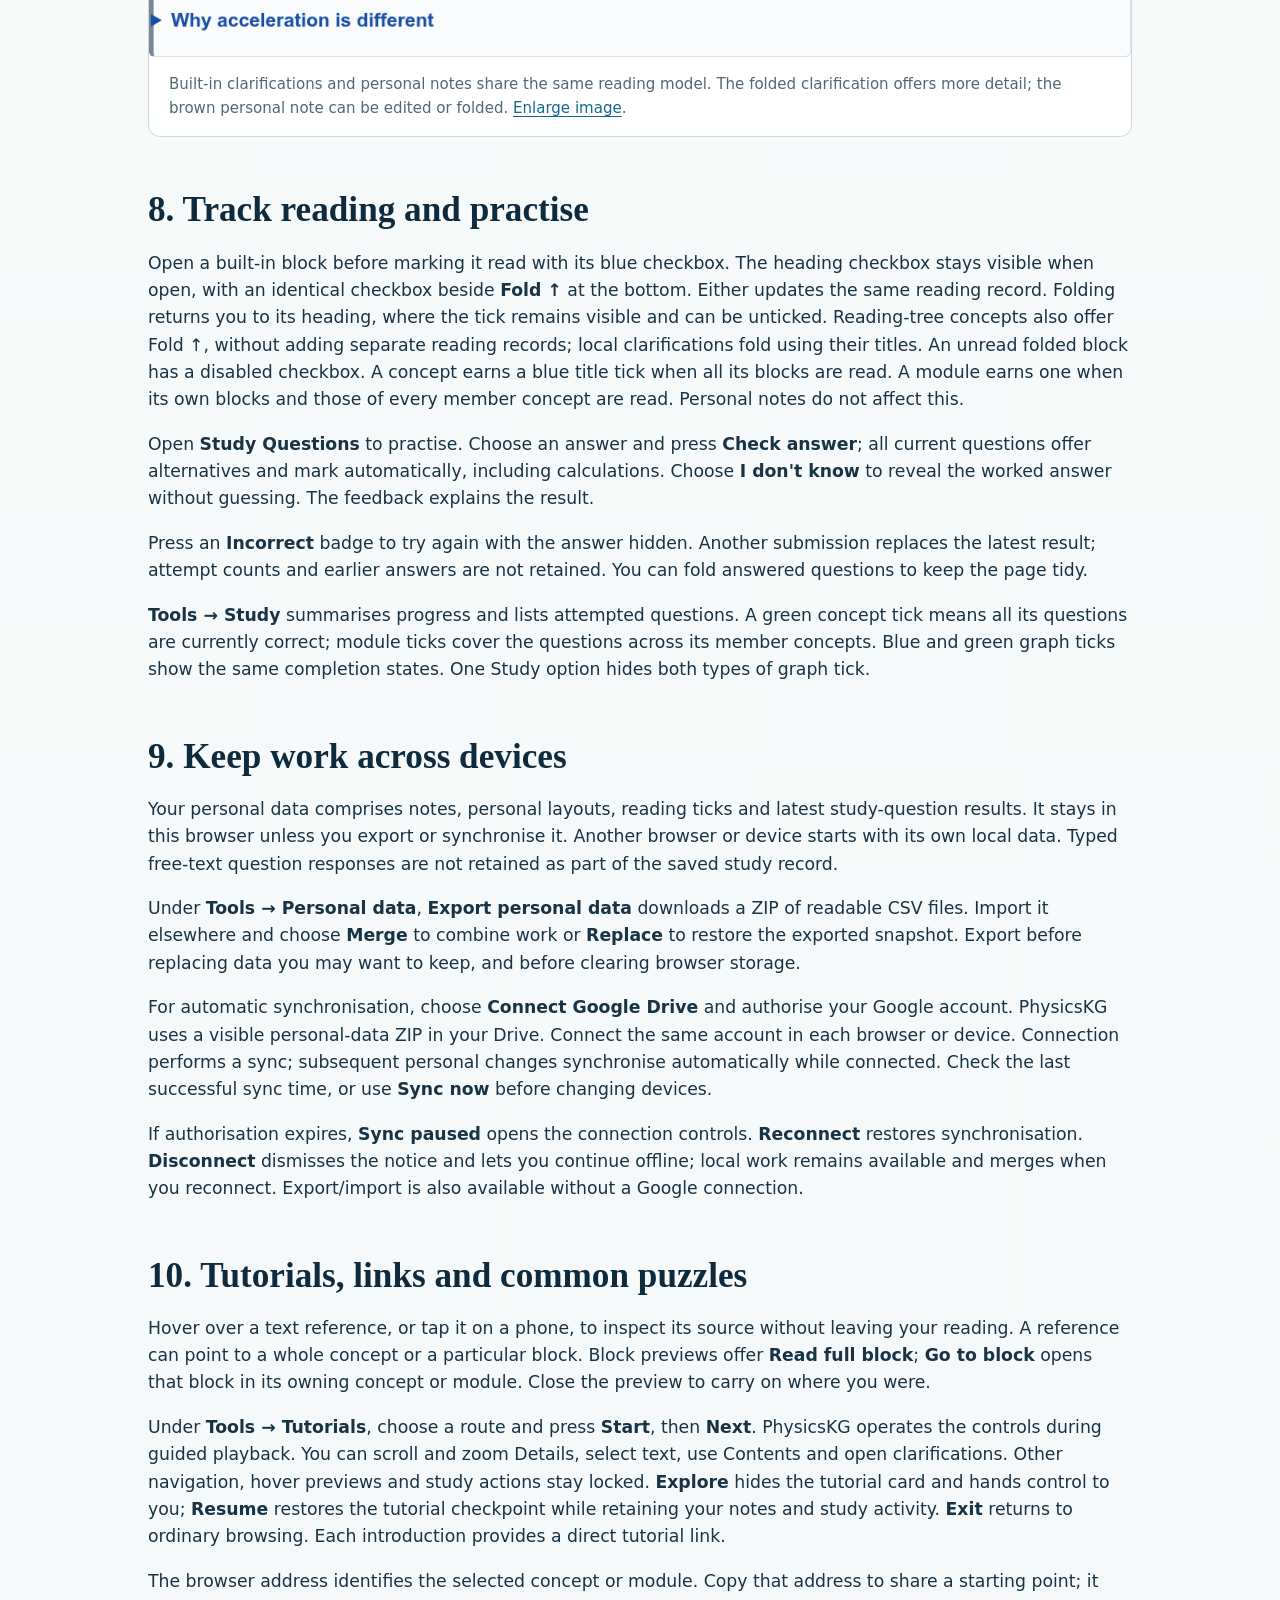
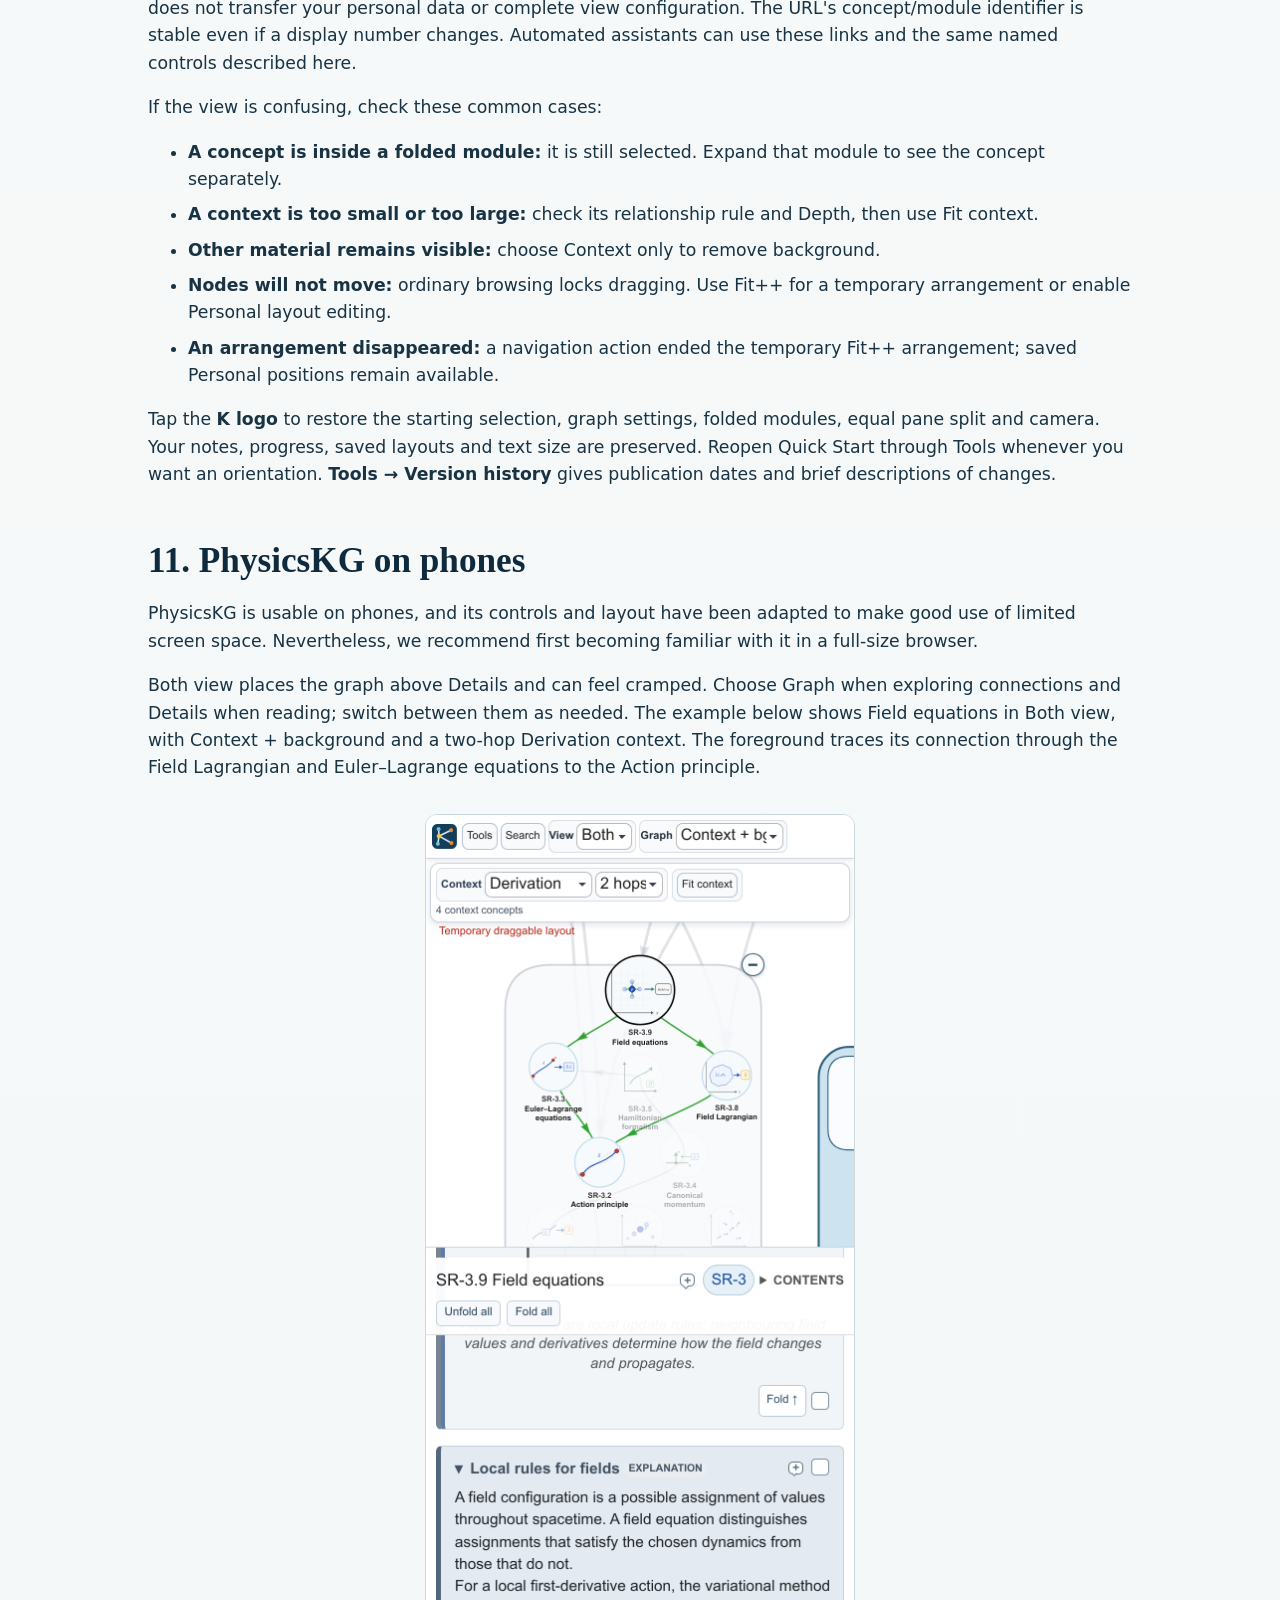
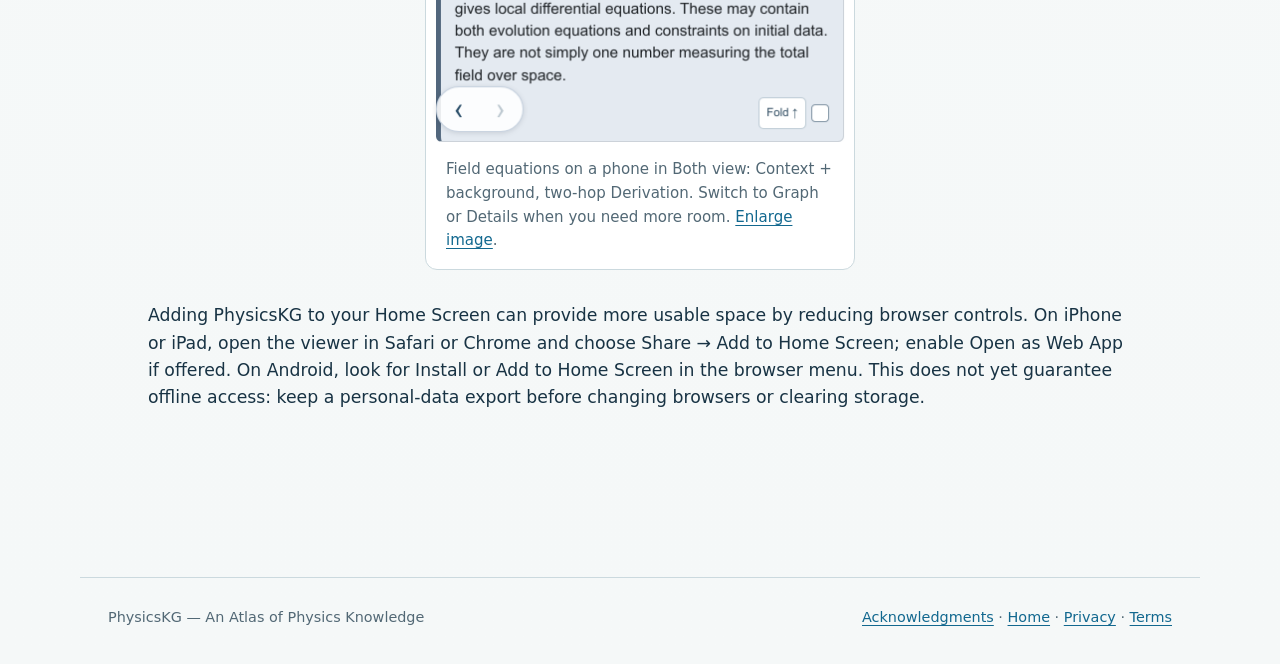
<file: website/user-guide.html>
<!doctype html>
<html lang="en-GB">
<head>
  <meta charset="utf-8">
  <meta name="viewport" content="width=device-width, initial-scale=1">
  <meta name="description" content="Learn to explore PhysicsKG: modules, graph contexts, guided tutorials, study questions, personal notes and synchronisation, on desktop and phone.">
  <title>User guide — PhysicsKG</title>
  <link rel="canonical" href="https://physicskg.org/user-guide.html">
  <link rel="icon" type="image/png" sizes="32x32" href="favicon-32.png?v=1">
  <link rel="icon" type="image/svg+xml" sizes="any" href="favicon.svg?v=1">
  <link rel="apple-touch-icon" sizes="180x180" href="apple-touch-icon.png?v=1">
  <link rel="stylesheet" href="site.css">
</head>
<body>
  <header class="site-header site-shell">
    <a class="brand" href="/index.html"><img src="physicskg-logo-120.png" alt=""><span>PhysicsKG</span></a>
    <nav class="site-nav" aria-label="Primary navigation">
      <a href="/index.html">Home</a>
      <a class="button" href="/output/PhysicsKG.html">Open the atlas</a>
    </nav>
  </header>
  <main class="guide-page site-shell">
    <h1>PhysicsKG user guide</h1>
<p>PhysicsKG is an atlas of connected physics concepts. Use it to read about an idea, trace its foundations, see where it is used, and practise applying it. Modules group concepts into manageable topics, helping you see the overall structure before opening the detail. The current collection covers Special Relativity, General Relativity and supporting mathematics, with developed teaching explanations, worked derivations, intuition, examples, illustrations and study questions. It continues to be reviewed and extended.</p>

<p>Open <a href="https://physicskg.org/output/PhysicsKG.html">PhysicsKG</a> and explore without creating an account. Notes, reading marks and question progress are saved in your browser. Google Drive synchronisation is optional.</p>

<p>For a demonstration, choose <strong>Start guided tutorial</strong> in Quick Start. This guide is a reference you can return to while using the viewer.</p>

<nav class="guide-contents" aria-label="Guide contents"><h2>In this guide</h2><ol>
<li><a href="#start-with-modules">Start with modules</a></li>
<li><a href="#choose-your-view">Choose your view</a></li>
<li><a href="#choose-the-relationships">Choose the relationships</a></li>
<li><a href="#follow-an-argument">Follow an argument</a></li>
<li><a href="#reading-trees">Read through connected concepts</a></li>
<li><a href="#frame-and-arrange-the-graph">Fit and arrange the graph</a></li>
<li><a href="#read-clarify-and-add-notes">Read, clarify and add notes</a></li>
<li><a href="#track-reading-and-practise">Track reading and practise</a></li>
<li><a href="#keep-work-across-devices">Keep work across devices</a></li>
<li><a href="#tutorials-links-and-common-puzzles">Tutorials, links and common puzzles</a></li>
<li><a href="#physicskg-on-phones">PhysicsKG on phones</a></li>
</ol></nav>

<h2 id="start-with-modules">1. Start with modules</h2>

<p>The graph starts in Overview with folded modules. Each box represents a topic and shows its title, illustration where available, and concept count. Lines between modules summarise relationships between their concepts.</p>

<p>Select a module to read its overview in <strong>Details</strong>. Open its concept list to see what it contains. The <strong>+</strong> at the module&#x27;s upper-right corner expands it in the graph; <strong>−</strong> folds it again. Expansion preserves the selection, so the module overview can remain open while you inspect its concepts.</p>

<figure class="guide-figure">
  <a href="guide/overview.png" aria-label="Enlarge screenshot 1">
    <img src="guide/overview.png" alt="Expanded SR and Maths concepts alongside folded modules in Overview mode." width="1920" height="1080" loading="lazy" decoding="async">
  </a>
  <figcaption>Overview combines internal concept relationships with module-to-module links. Here SR-2, SR-3 and MATHS-1 are expanded; other modules remain folded. Derivation edges keep the map readable. <a href="guide/overview.png">Enlarge image</a>.</figcaption>
</figure>

<figure class="guide-figure">
  <a href="guide/module-details.png" aria-label="Enlarge screenshot 2">
    <img src="guide/module-details.png" alt="Expanded SR-2 selected in the graph beside its module overview and concept list." width="1920" height="1080" loading="lazy" decoding="async">
  </a>
  <figcaption>SR-2 expanded in Both view. The module remains selected, so Details shows its overview and concept list while its concepts are visible in the graph. <a href="guide/module-details.png">Enlarge image</a>.</figcaption>
</figure>

<p>Selecting a concept opens its explanation. Its title includes a code, such as <strong>SR-2.6</strong>, and a link to its module. Use <strong>Search</strong> for a title, code or phrase; results include modules, concepts and matches in their text.</p>

<p>One concept or module is always selected. Clicking empty space retains it. The floating <strong>‹ ›</strong> buttons retrace your selections, while <strong>Next</strong> below a concept follows the reading sequence through SR, MATHS and GR.</p>

<h2 id="choose-your-view">2. Choose your view</h2>

<p><strong>View</strong> chooses <strong>Graph</strong>, <strong>Details</strong> or <strong>Both</strong>. Use Graph for exploring connections, Details for uninterrupted reading, and Both when following an explanation alongside its relationships. On phones, Both places the graph above Details. In Graph-only view, the selection name appears beside the context status; tap it to open Details.</p>

<p><strong>Graph</strong> controls how much of the map is shown and emphasised:</p>

<table><thead><tr><th scope="col">Graph setting</th><th scope="col">What you see</th></tr></thead><tbody><tr><td><strong>Overview</strong></td><td>The whole map, with internal concept edges and module-to-module summaries, whether modules are folded or expanded.</td></tr><tr><td><strong>Context + background</strong></td><td>The selected context stands out; surrounding material is subdued.</td></tr><tr><td><strong>Context only</strong></td><td>Just the selection and its context.</td></tr></tbody></table>

<p>Startup and Home use Overview. Selecting a concept in Overview switches to Context + background so its context stands out; selecting or expanding a module keeps Overview. Other Graph modes stay as you set them. Context only is useful for a tidy view of a particular argument.</p>

<p>These controls have separate jobs. <strong>Selection</strong> chooses what you study; <strong>Context</strong> chooses its relevant connections; <strong>Graph</strong> chooses their surroundings; module folding chooses how concepts are represented. Panning and zooming change the <strong>camera</strong>, the part of the displayed map currently on screen.</p>

<h2 id="choose-the-relationships">3. Choose the relationships</h2>

<p>Context asks a question about your selection:</p>

<table><thead><tr><th scope="col">Context</th><th scope="col">Use it to find</th></tr></thead><tbody><tr><td><strong>Prerequisites</strong></td><td>Essential prior knowledge: what the selection requires.</td></tr><tr><td><strong>Derivation</strong></td><td>Ideas it is derived from or constructed from.</td></tr><tr><td><strong>Foundations</strong></td><td>Prerequisites, derivation and construction together.</td></tr><tr><td><strong>Uses</strong></td><td>Ideas that require, derive from or are constructed from it.</td></tr><tr><td><strong>Connections</strong></td><td>All relationships in either direction.</td></tr><tr><td><strong>Related</strong></td><td>Associations without a prerequisite direction.</td></tr><tr><td><strong>Custom…</strong></td><td>Your own combination of relationships and directions.</td></tr></tbody></table>

<p><strong>Depth</strong> chooses one hop, two hops, three hops or <strong>Transitive</strong>, which follows the complete reachable chain. Begin with one hop to inspect a few immediate connections; increase the depth to understand a longer argument. For a module, context starts from all its member concepts.</p>

<p>Read a directed edge as a statement: “A requires B” points from A to B. Following Foundations therefore works towards prior ideas, whereas Uses follows the opposite direction. <strong>Tools → Edge key</strong> explains the relationship types and colours. Inspect an edge for its particular dependency explanation.</p>

<p>In the two whole-map Graph modes, Context also filters which relationship types are drawn throughout the map. Direction and Depth determine the selected context, rather than restricting every background edge. For example, use Custom with just Requires to inspect prerequisite relationships across the whole map.</p>

<h2 id="follow-an-argument">4. Follow an argument</h2>

<p>Suppose you want to understand where mass–energy equivalence comes from.</p>

<ol>
<li>Search for <strong>Mass-energy equivalence</strong> and select SR-2.6.</li>
<li>Read its explanation, then open <strong>Derived from</strong> in Details. The entries give the contributing concepts and explain what each contributes.</li>
<li>Check <strong>Full tree</strong> to follow the chain beyond immediate inputs.</li>
<li>Press <strong>Show in graph</strong>. This sets Derivation context and the corresponding depth, reveals the graph if necessary, and fits the context.</li>
<li>Choose <strong>Context only</strong> to remove the background. Use <strong>Expand context</strong> (labelled <strong>Expand</strong> in narrow panes) beside <strong>Fit context</strong> to reveal concepts represented by folded modules. Use a module’s <strong>+</strong> corner control to expand that module alone.</li>
</ol>

<p>Follow links in Details or select graph concepts to read each part of the argument. <strong>Where this is used</strong> provides the reverse journey; its Show in graph action sets Uses context.</p>

<p><strong>Derived from</strong> lists relationships between concepts. An authored <strong>Derivation</strong> block presents reasoning within an explanation. Both can help you understand an argument, but they serve different purposes. The graph records the authored relationships; the accompanying prose explains their physical significance.</p>

<h2 id="reading-trees">5. Read through connected concepts</h2>

<p><strong>Reading trees</strong>, below a concept’s own blocks, bring supporting concepts into the same page. Expand a branch when you need its explanation, then fold it when you are ready to carry on. Unlike the compact Derived from list, a reading tree includes the concepts’ actual content.</p>

<ul>
<li><strong>Derivation tree</strong> presents definitions and derivations, following Derives from and Constructed from relationships.</li>
<li><strong>Detailed teaching tree</strong> also follows prerequisites and includes explanations, intuition and examples.</li>
</ul>

<p>Both start with a <strong>3-hop</strong> context. Depth offers one or two hops for a smaller tree, or <strong>Full tree</strong> to continue further. Your chosen depth is retained for that recipe during the session; Home restores the defaults. Blocks start folded, with a title and result statement. Expand whichever you need. Deeper branches offer <strong>Read at full width</strong>; Return takes you back to the enclosing tree. Bottom <strong>Fold ↑</strong> controls save scrolling back to the heading.</p>

<p><strong>Synchronise graph</strong> keeps the selected concept as the root, sets the tree’s Context and Depth, reveals its context modules and fits them in Context only mode. The amber ring marks your <strong>reading position</strong>, moving as you open supporting concepts. It does not change Selection or move the camera again. Unchecking synchronisation stops this following; the graph settings remain as they are.</p>

<figure class="guide-figure">
  <a href="guide/reading-tree.png" aria-label="Enlarge reading-tree screenshot">
    <img src="guide/reading-tree.png" alt="A Teaching tree for Covariant conservation includes Covariant derivative, with an open illustrated Intuition comparing Cartesian and polar grids. The graph marks Covariant derivative with an amber ring while Covariant conservation remains selected." width="1920" height="1200" loading="lazy" decoding="async">
  </a>
  <figcaption>Covariant conservation stays selected while its Teaching tree opens Covariant derivative. The illustrated Intuition explains how the same arrow acquires different components on a turning grid. Synchronise graph marks that reading position with an amber ring; this example uses two hops and a temporary Fit++ arrangement. <a href="guide/reading-tree.png">Enlarge image</a>.</figcaption>
</figure>

<p>A block encountered here is the same block you would read in its own concept. Reading marks and personal notes are shared across occurrences. A concept can appear on several branches because different arguments use it; repeated appearances do not create separate study records. Trees follow the stored relationships, so they offer a route through the knowledge base rather than a separately written chapter.</p>

<h2 id="frame-and-arrange-the-graph">6. Fit and arrange the graph</h2>

<p>Drag empty graph space to pan, and pinch or use the wheel to zoom. Changing the camera does not change which concepts belong to the context. Selection pans only enough to reveal an off-screen object, so Fit context may be helpful afterwards.</p>

<p><strong>Fit context</strong> frames the selection and the concepts or folded modules representing its context. It changes the camera without moving nodes or changing the context.</p>

<p>When a compact arrangement is available, fitting changes the button to <strong>Fit++</strong>. Press it to bring context nodes closer together along their connections. The selection stays fixed while the arrangement contracts around it. You can then drag context nodes for a clearer arrangement, perhaps for a presentation or screenshot. This works in any Graph mode; background nodes stay in place.</p>

<p>The layout notice disappears after a few seconds; the temporary arrangement stays active and draggable. Fit++ arrangements are temporary. Changing the selection, context, Graph mode or module representation restores the underlying layout.</p>

<p>For lasting adjustments, enable <strong>Tools → Layouts → Edit personal layout</strong> and move nodes. These positions are saved as personal data. <strong>Reset to published layout</strong> restores the supplied arrangement. Panning and zooming never edit node positions. While Fit++ is active, dragging adjusts its temporary arrangement.</p>

<h2 id="read-clarify-and-add-notes">7. Read, clarify and add notes</h2>

<p>Folded blocks show their title followed by a short statement; opening shows the body in place of that statement. Details contain titled <strong>blocks</strong>: definitions, explanations, examples, derivations, historical notes and other material. Open or close individual blocks, or open <strong>Contents</strong> to jump to a section. In a concept, Contents also offers <strong>Unfold all</strong> and <strong>Fold all</strong> for its top-level blocks. These controls leave nested clarifications, reading trees and question answers alone. Graphics start open, showing their image and caption. Pinch or Ctrl/Cmd-wheel over Details to enlarge the reading text and graphics. The Details masthead and graph keep their scale. Some blocks also contain illustrations: a small recognition image remains visible while the block is folded, and the full figure and caption appear when opened.</p>

<p>A nested <strong>clarification</strong> offers extra explanation or algebra. Its folded title is compact; opening it reveals the additional text inside a thin border. Refold a clarification or personal note using its title; built-in blocks and reading-tree concepts also have bottom Fold controls.</p>

<p>Add your own content using a speech-bubble <strong>+</strong>. In a block heading, press the bubble and choose a paragraph; the note appears below it. With just one paragraph, the note opens directly without a selection step. Graphics and Study Questions have one block-level note position. A filled bubble indicates existing notes and still lets you add another.</p>

<p>Each concept and module starts with a <strong>User notes</strong> block after its teaching content. It includes examples of writing equations. You can rename it, replace the guidance or delete the note. Deleting it removes the block.</p>

<p>Notes open for reading. Choose <strong>Edit</strong> to change one and <strong>Done</strong> to return to reading; changes save locally as you type. Personal content uses brown accents. You can fold it like built-in content. <strong>Tools → Notes</strong> lists your notes and offers import, export and confirmed deletion of all notes, including those whose original targets can no longer be found.</p>

<p>For mathematics, type <code>\(x^2\)</code> inline or <code>\[E=mc^2\]</code> on a separate line. <strong>Insert maths</strong> adds an example formula to edit. Type single backslashes as shown; no additional escaping is needed in the editor.</p>

<figure class="guide-figure">
  <a href="guide/clarifications-notes.png" aria-label="Enlarge screenshot 3">
    <img src="guide/clarifications-notes.png" alt="An Inertial frames block with a folded built-in clarification and an open brown personal note." width="1068" height="435" loading="lazy" decoding="async">
  </a>
  <figcaption>Built-in clarifications and personal notes share the same reading model. The folded clarification offers more detail; the brown personal note can be edited or folded. <a href="guide/clarifications-notes.png">Enlarge image</a>.</figcaption>
</figure>

<h2 id="track-reading-and-practise">8. Track reading and practise</h2>

<p>Open a built-in block before marking it read with its blue checkbox. The heading checkbox stays visible when open, with an identical checkbox beside <strong>Fold ↑</strong> at the bottom. Either updates the same reading record. Folding returns you to its heading, where the tick remains visible and can be unticked. Reading-tree concepts also offer Fold ↑, without adding separate reading records; local clarifications fold using their titles. An unread folded block has a disabled checkbox. A concept earns a blue title tick when all its blocks are read. A module earns one when its own blocks and those of every member concept are read. Personal notes do not affect this.</p>

<p>Open <strong>Study Questions</strong> to practise. Choose an answer and press <strong>Check answer</strong>; all current questions offer alternatives and mark automatically, including calculations. Choose <strong>I don&#x27;t know</strong> to reveal the worked answer without guessing. The feedback explains the result.</p>

<p>Press an <strong>Incorrect</strong> badge to try again with the answer hidden. Another submission replaces the latest result; attempt counts and earlier answers are not retained. You can fold answered questions to keep the page tidy.</p>

<p><strong>Tools → Study</strong> summarises progress and lists attempted questions. A green concept tick means all its questions are currently correct; module ticks cover the questions across its member concepts. Blue and green graph ticks show the same completion states. One Study option hides both types of graph tick.</p>

<h2 id="keep-work-across-devices">9. Keep work across devices</h2>

<p>Your personal data comprises notes, personal layouts, reading ticks and latest study-question results. It stays in this browser unless you export or synchronise it. Another browser or device starts with its own local data. Typed free-text question responses are not retained as part of the saved study record.</p>

<p>Under <strong>Tools → Personal data</strong>, <strong>Export personal data</strong> downloads a ZIP of readable CSV files. Import it elsewhere and choose <strong>Merge</strong> to combine work or <strong>Replace</strong> to restore the exported snapshot. Export before replacing data you may want to keep, and before clearing browser storage.</p>

<p>For automatic synchronisation, choose <strong>Connect Google Drive</strong> and authorise your Google account. PhysicsKG uses a visible personal-data ZIP in your Drive. Connect the same account in each browser or device. Connection performs a sync; subsequent personal changes synchronise automatically while connected. Check the last successful sync time, or use <strong>Sync now</strong> before changing devices.</p>

<p>If authorisation expires, <strong>Sync paused</strong> opens the connection controls. <strong>Reconnect</strong> restores synchronisation. <strong>Disconnect</strong> dismisses the notice and lets you continue offline; local work remains available and merges when you reconnect. Export/import is also available without a Google connection.</p>

<h2 id="tutorials-links-and-common-puzzles">10. Tutorials, links and common puzzles</h2>

<p>Hover over a text reference, or tap it on a phone, to inspect its source without leaving your reading. A reference can point to a whole concept or a particular block. Block previews offer <strong>Read full block</strong>; <strong>Go to block</strong> opens that block in its owning concept or module. Close the preview to carry on where you were.</p>

<p>Under <strong>Tools → Tutorials</strong>, choose a route and press <strong>Start</strong>, then <strong>Next</strong>. PhysicsKG operates the controls during guided playback. You can scroll and zoom Details, select text, use Contents and open clarifications. Other navigation, hover previews and study actions stay locked. <strong>Explore</strong> hides the tutorial card and hands control to you; <strong>Resume</strong> restores the tutorial checkpoint while retaining your notes and study activity. <strong>Exit</strong> returns to ordinary browsing. Each introduction provides a direct tutorial link.</p>

<p>The browser address identifies the selected concept or module. Copy that address to share a starting point; it does not transfer your personal data or complete view configuration. The URL&#x27;s concept/module identifier is stable even if a display number changes. Automated assistants can use these links and the same named controls described here.</p>

<p>If the view is confusing, check these common cases:</p>

<ul>
<li><strong>A concept is inside a folded module:</strong> it is still selected. Expand that module to see the concept separately.</li>
<li><strong>A context is too small or too large:</strong> check its relationship rule and Depth, then use Fit context.</li>
<li><strong>Other material remains visible:</strong> choose Context only to remove background.</li>
<li><strong>Nodes will not move:</strong> ordinary browsing locks dragging. Use Fit++ for a temporary arrangement or enable Personal layout editing.</li>
<li><strong>An arrangement disappeared:</strong> a navigation action ended the temporary Fit++ arrangement; saved Personal positions remain available.</li>
</ul>

<p>Tap the <strong>K logo</strong> to restore the starting selection, graph settings, folded modules, equal pane split and camera. Your notes, progress, saved layouts and text size are preserved. Reopen Quick Start through Tools whenever you want an orientation. <strong>Tools → Version history</strong> gives publication dates and brief descriptions of changes.</p>

<h2 id="physicskg-on-phones">11. PhysicsKG on phones</h2>

<p>PhysicsKG is usable on phones, and its controls and layout have been adapted to make good use of limited screen space. Nevertheless, we recommend first becoming familiar with it in a full-size browser.</p>

<p>Both view places the graph above Details and can feel cramped. Choose Graph when exploring connections and Details when reading; switch between them as needed. The example below shows Field equations in Both view, with Context + background and a two-hop Derivation context. The foreground traces its connection through the Field Lagrangian and Euler–Lagrange equations to the Action principle.</p>

<figure class="guide-figure guide-phone-figure">
  <a href="guide/phone-both.png" aria-label="Enlarge screenshot 4">
    <img src="guide/phone-both.png" alt="Phone view showing Field equations and its two-hop derivation graph above the concept explanation." width="860" height="1864" loading="lazy" decoding="async">
  </a>
  <figcaption>Field equations on a phone in Both view: Context + background, two-hop Derivation. Switch to Graph or Details when you need more room. <a href="guide/phone-both.png">Enlarge image</a>.</figcaption>
</figure>

<p>Adding PhysicsKG to your Home Screen can provide more usable space by reducing browser controls. On iPhone or iPad, open the viewer in Safari or Chrome and choose Share → Add to Home Screen; enable Open as Web App if offered. On Android, look for Install or Add to Home Screen in the browser menu. This does not yet guarantee offline access: keep a personal-data export before changing browsers or clearing storage.</p>
  </main>
  <footer class="site-footer site-shell">
    <span>PhysicsKG — An Atlas of Physics Knowledge</span>
    <span><a href="acknowledgments.html">Acknowledgments</a> · <a href="/index.html">Home</a> · <a href="/privacy.html">Privacy</a> · <a href="/terms.html">Terms</a></span>
  </footer>
  <script src="page-analytics.js"></script>
</body>
</html>
</file>
<file: website/site.css>
:root {
  --ink: #183344;
  --ink-deep: #0e2a3d;
  --muted: #526875;
  --paper: #f5f8f8;
  --surface: #ffffff;
  --line: #cbd9de;
  --blue: #247da2;
  --cyan: #6fc3df;
  --gold: #e8b936;
  --orange: #df7830;
  --shadow: 0 18px 50px rgba(14, 42, 61, 0.12);
}

* {
  box-sizing: border-box;
}

html {
  color-scheme: light;
  scroll-behavior: smooth;
}

body {
  background:
    radial-gradient(circle at 85% 8%, rgba(111, 195, 223, 0.18), transparent 28rem),
    linear-gradient(180deg, #fbfdfd 0%, var(--paper) 100%);
  color: var(--ink);
  font-family: Inter, ui-sans-serif, system-ui, -apple-system, BlinkMacSystemFont, "Segoe UI", sans-serif;
  line-height: 1.58;
  margin: 0;
  min-height: 100vh;
}

a {
  color: #12688f;
  text-underline-offset: 0.2em;
}

a:hover,
a:focus-visible {
  color: #084866;
}

.site-shell {
  margin: 0 auto;
  max-width: 1120px;
  padding: 0 28px;
}

.site-header {
  align-items: center;
  display: flex;
  justify-content: space-between;
  padding-bottom: 26px;
  padding-top: 26px;
}

.brand {
  align-items: center;
  color: var(--ink-deep);
  display: inline-flex;
  font-weight: 760;
  gap: 12px;
  letter-spacing: -0.02em;
  text-decoration: none;
}

.brand img {
  border-radius: 12px;
  height: 44px;
  width: 44px;
}

.site-nav {
  align-items: center;
  display: flex;
  gap: 22px;
}

.site-nav a {
  font-size: 0.94rem;
  font-weight: 650;
  text-decoration: none;
}

.hero {
  align-items: center;
  display: grid;
  gap: clamp(36px, 7vw, 92px);
  grid-template-columns: minmax(0, 1.1fr) minmax(300px, 0.9fr);
  min-height: 580px;
  padding: 54px 0 92px;
}

.eyebrow {
  color: #2d718e;
  font-size: 0.78rem;
  font-weight: 800;
  letter-spacing: 0.16em;
  margin: 0 0 16px;
  text-transform: uppercase;
}

h1,
h2,
h3 {
  color: var(--ink-deep);
  font-family: Georgia, "Times New Roman", serif;
  font-weight: 600;
  line-height: 1.08;
}

h1 {
  font-size: clamp(3rem, 7vw, 5.8rem);
  letter-spacing: -0.055em;
  margin: 0;
  max-width: 8ch;
}

.hero-tagline {
  color: var(--muted);
  font-family: Georgia, "Times New Roman", serif;
  font-size: clamp(1.35rem, 2.3vw, 1.8rem);
  margin: 20px 0 0;
}

.hero-copy {
  font-size: 1.08rem;
  margin: 24px 0 0;
  max-width: 590px;
}

.hero-actions {
  align-items: center;
  display: flex;
  flex-wrap: wrap;
  gap: 16px;
  margin-top: 32px;
}

.button {
  align-items: center;
  background: var(--ink-deep);
  border: 1px solid var(--ink-deep);
  border-radius: 999px;
  color: white;
  display: inline-flex;
  font-weight: 760;
  justify-content: center;
  min-height: 48px;
  padding: 10px 22px;
  text-decoration: none;
}

.button:hover,
.button:focus-visible {
  background: #174763;
  color: white;
}

.text-link {
  font-weight: 700;
}

.atlas-figure {
  background: rgba(255, 255, 255, 0.75);
  border: 1px solid rgba(158, 181, 190, 0.65);
  border-radius: 42% 58% 52% 48% / 43% 39% 61% 57%;
  box-shadow: var(--shadow);
  margin: 0;
  padding: 9%;
  transform: rotate(1.5deg);
}

.atlas-figure svg {
  display: block;
  height: auto;
  transform: rotate(-1.5deg);
  width: 100%;
}

.content-band {
  border-top: 1px solid var(--line);
  padding: 88px 0;
}

.section-intro {
  display: grid;
  gap: 28px;
  grid-template-columns: minmax(220px, 0.65fr) minmax(0, 1.35fr);
}

.section-intro h2,
.privacy-page h1 {
  font-size: clamp(2.2rem, 4vw, 3.5rem);
  letter-spacing: -0.035em;
  margin: 0;
}

.section-intro > div > p:first-child {
  font-size: 1.17rem;
  margin-top: 0;
}

.feature-list {
  display: grid;
  gap: 22px;
  grid-template-columns: repeat(3, minmax(0, 1fr));
  margin-top: 48px;
}

.feature {
  border-left: 3px solid var(--cyan);
  padding: 4px 10px 4px 20px;
}

.feature:nth-child(2) {
  border-color: var(--gold);
}

.feature:nth-child(3) {
  border-color: var(--orange);
}

.feature h3 {
  font-size: 1.3rem;
  margin: 0 0 10px;
}

.feature p {
  color: var(--muted);
  margin: 0;
}

.data-panel {
  align-items: center;
  background: var(--ink-deep);
  border-radius: 26px;
  color: #e8f1f4;
  display: grid;
  gap: 42px;
  grid-template-columns: minmax(0, 1.2fr) minmax(250px, 0.8fr);
  padding: clamp(28px, 6vw, 64px);
}

.data-panel h2 {
  color: white;
  font-size: clamp(2rem, 4vw, 3.2rem);
  margin: 0 0 18px;
}

.data-panel a {
  color: #9edcf0;
}

.data-facts {
  border-left: 1px solid rgba(217, 237, 247, 0.28);
  list-style: none;
  margin: 0;
  padding: 4px 0 4px 32px;
}

.data-facts li + li {
  margin-top: 13px;
}

.data-facts strong {
  color: white;
}

.site-footer {
  align-items: center;
  border-top: 1px solid var(--line);
  color: var(--muted);
  display: flex;
  font-size: 0.9rem;
  justify-content: space-between;
  margin-top: 84px;
  padding-bottom: 36px;
  padding-top: 28px;
}

.privacy-page {
  max-width: 850px;
  padding-bottom: 80px;
  padding-top: 52px;
}

.privacy-page .effective-date {
  color: var(--muted);
  margin: 14px 0 38px;
}

.privacy-summary {
  background: #eaf3f6;
  border-left: 4px solid var(--blue);
  border-radius: 0 14px 14px 0;
  font-size: 1.08rem;
  margin: 0 0 44px;
  padding: 20px 24px;
}

.privacy-page h2 {
  font-size: 1.75rem;
  margin: 46px 0 14px;
}

.privacy-page h3 {
  font-family: inherit;
  font-size: 1.03rem;
  font-weight: 800;
  line-height: 1.35;
  margin: 26px 0 6px;
}

.privacy-page li + li {
  margin-top: 8px;
}

code {
  background: rgba(18, 62, 90, 0.08);
  border-radius: 4px;
  font-size: 0.92em;
  padding: 0.12em 0.35em;
}

@media (max-width: 760px) {
  .site-shell {
    padding: 0 20px;
  }

  .site-header {
    align-items: flex-start;
  }

  .site-nav {
    gap: 14px;
  }

  .site-nav a:not(.button) {
    display: none;
  }

  .site-nav .button {
    min-height: 40px;
    padding: 7px 14px;
  }

  .hero {
    grid-template-columns: 1fr;
    padding: 36px 0 68px;
  }

  .atlas-figure {
    margin: 0 auto;
    max-width: 430px;
    order: -1;
  }

  h1 {
    font-size: clamp(3rem, 17vw, 4.5rem);
  }

  .section-intro,
  .feature-list,
  .data-panel {
    grid-template-columns: 1fr;
  }

  .content-band {
    padding: 64px 0;
  }

  .data-facts {
    border-left: 0;
    border-top: 1px solid rgba(217, 237, 247, 0.28);
    padding: 28px 0 0;
  }

  .site-footer {
    align-items: flex-start;
    flex-direction: column;
    gap: 10px;
  }

  .acknowledgments-page { padding-top: 36px; }
}

/* The guide is a reading page; screenshot links expose the full-size images. */
.guide-page {
  font-size: 1.08rem;
  max-width: 1040px;
  padding-bottom: 64px;
  padding-top: 36px;
}

.guide-page h1 {
  font-size: clamp(2.4rem, 6vw, 3.8rem);
  margin-bottom: 32px;
  max-width: none;
}

.guide-page h2 {
  font-size: clamp(1.65rem, 3vw, 2.2rem);
  line-height: 1.2;
  margin: 52px 0 18px;
  scroll-margin-top: 24px;
}

.guide-page li + li { margin-top: 8px; }

.guide-contents {
  background: var(--surface);
  border: 1px solid var(--line);
  border-radius: 14px;
  margin: 32px 0;
  padding: 20px 24px;
}

.guide-contents h2 { font-family: inherit; font-size: 1.1rem; font-weight: 700; line-height: 1.4; margin: 0 0 12px; }
.guide-contents ol { columns: 2; margin: 0; padding-left: 24px; }
.guide-contents li { break-inside: avoid; }

.guide-page table { border-collapse: collapse; margin: 24px 0; width: 100%; }
.guide-page th,
.guide-page td { border-bottom: 1px solid var(--line); padding: 10px 12px; text-align: left; vertical-align: top; }
.guide-page th { background: #eaf3f6; }
.guide-page code { overflow-wrap: anywhere; }

.guide-figure {
  background: var(--surface);
  border: 1px solid var(--line);
  border-radius: 12px;
  margin: 32px 0;
  overflow: hidden;
}

.guide-figure > a { display: block; }
.guide-figure img { display: block; height: auto; width: 100%; }
.guide-figure figcaption { color: var(--muted); font-size: 0.94rem; padding: 16px 20px; }
.guide-phone-figure { margin-left: auto; margin-right: auto; max-width: 430px; }

@media (max-width: 600px) {
  .guide-contents ol { columns: 1; }
  .guide-page { font-size: 1rem; }
  .guide-page th,
  .guide-page td { padding: 8px; }
}

/* The release introduction links to the same illustrated guide as the viewer. */
.release-badge {
  display: inline-block; margin: 0 0 12px; padding: 4px 12px;
  border: 1px solid #b5cbb4; border-radius: 999px;
  background: #e1f1df; color: #245d35; font-size: .9rem; font-weight: 700;
  text-decoration: none;
}
.release-highlight {
  display: grid; grid-template-columns: minmax(0, 1fr) minmax(0, 1.15fr);
  align-items: center; gap: 32px; margin-top: 16px; margin-bottom: 64px;
  scroll-margin-top: 20px;
}
.release-highlight h2 { color: var(--ink-deep); font-size: clamp(1.7rem, 3vw, 2.5rem); line-height: 1.15; }
.release-highlight li + li { margin-top: 10px; }
.release-highlight figure { margin: 0; border: 1px solid var(--line); border-radius: 12px; overflow: hidden; background: white; box-shadow: var(--shadow); }
.release-highlight img { display: block; width: 100%; height: auto; }
.release-highlight figcaption { padding: 12px 16px; color: var(--muted); font-size: .9rem; }
@media (max-width: 760px) {
  .release-highlight { grid-template-columns: minmax(0, 1fr); gap: 20px; }
}
</file>
